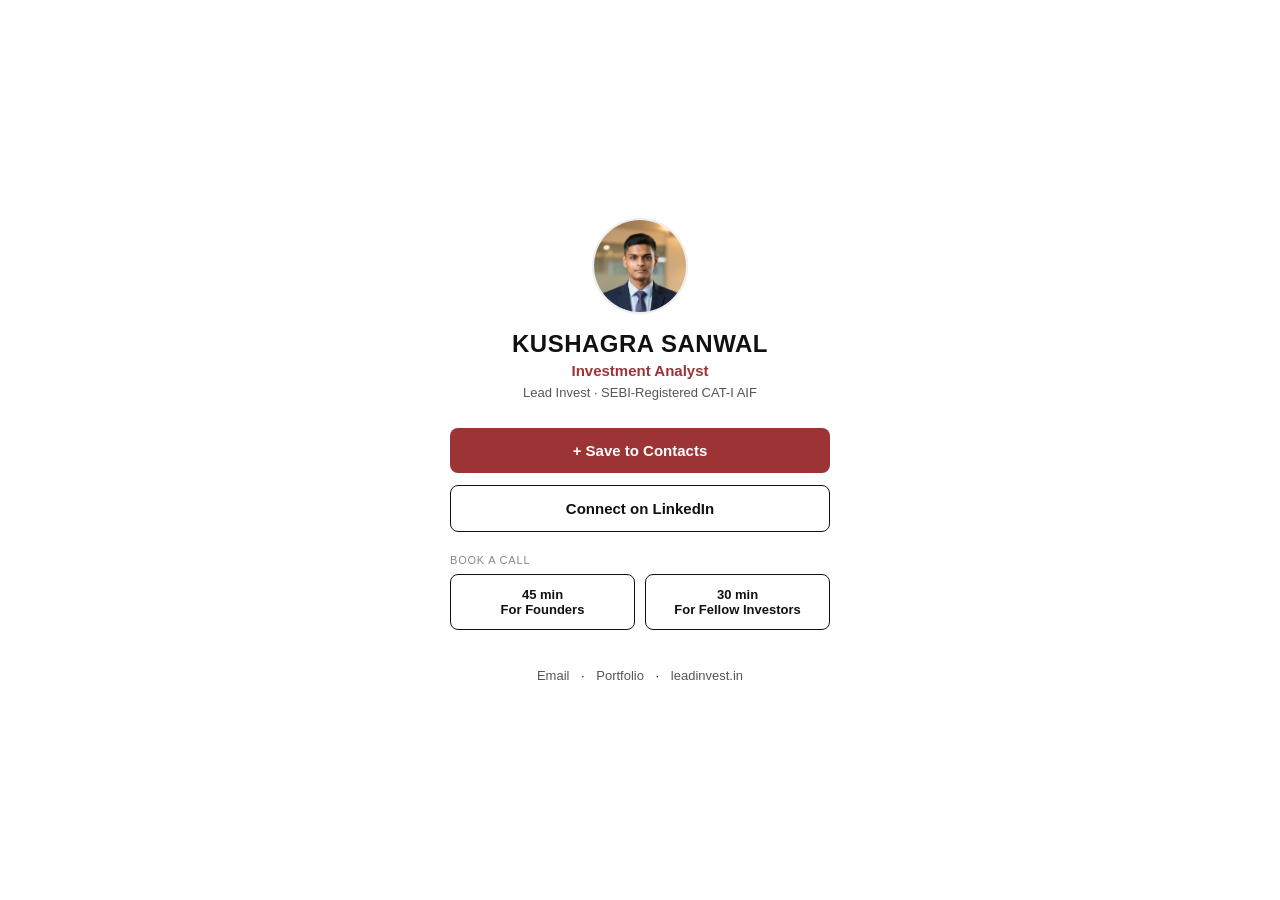
<file: static/contact/index.html>
<!DOCTYPE html>
<html lang="en">
<head>
<meta charset="UTF-8">
<meta name="viewport" content="width=device-width, initial-scale=1.0">
<title>Kushagra Sanwal — Contact</title>
<style>
  :root { --accent: #9C3335; }
  * { box-sizing: border-box; }
  body {
    margin: 0;
    font-family: Arial, Helvetica, sans-serif;
    background: #ffffff;
    color: #111111;
    display: flex;
    align-items: center;
    justify-content: center;
    min-height: 100vh;
    padding: 24px;
  }
  .avatar {
    display: block;
    width: 96px;
    height: 96px;
    border-radius: 50%;
    object-fit: cover;
    object-position: center 20%;
    margin: 0 auto 16px;
    border: 2px solid #eee;
  }
  .card {
    max-width: 380px;
    width: 100%;
    text-align: center;
  }
  h1 {
    font-size: 24px;
    font-weight: 700;
    margin: 0 0 4px;
    letter-spacing: 0.5px;
  }
  .title {
    color: var(--accent);
    font-weight: 600;
    font-size: 15px;
    margin: 0 0 6px;
  }
  .org {
    font-size: 13px;
    color: #555;
    margin: 0 0 28px;
  }
  a.btn {
    display: block;
    text-decoration: none;
    padding: 14px 20px;
    border-radius: 8px;
    font-size: 15px;
    font-weight: 600;
    margin-bottom: 12px;
    transition: opacity 0.15s ease;
  }
  a.btn:hover { opacity: 0.85; }
  .btn-primary {
    background: var(--accent);
    color: #ffffff;
  }
  .btn-secondary {
    background: #ffffff;
    color: #111111;
    border: 1.5px solid #111111;
  }
  .section-label {
    text-align: left;
    font-size: 11px;
    text-transform: uppercase;
    letter-spacing: 0.8px;
    color: #888;
    margin: 22px 0 8px;
  }
  .row {
    display: flex;
    gap: 10px;
  }
  .row a.btn {
    flex: 1;
    padding: 12px 8px;
    font-size: 13px;
  }
  .links {
    margin-top: 26px;
    font-size: 13px;
  }
  .links a {
    color: #555;
    text-decoration: none;
    margin: 0 8px;
  }
  .links a:hover { color: var(--accent); }
</style>
</head>
<body>
  <div class="card">
    <img class="avatar" src="avatar.png" alt="Kushagra Sanwal">
    <h1>KUSHAGRA SANWAL</h1>
    <p class="title">Investment Analyst</p>
    <p class="org">Lead Invest &middot; SEBI-Registered CAT-I AIF</p>

    <a class="btn btn-primary" href="kushagra.vcf" download>
      + Save to Contacts
    </a>

    <a class="btn btn-secondary" href="https://www.linkedin.com/in/kushagransanwal/" target="_blank" rel="noopener">
      Connect on LinkedIn
    </a>

    <p class="section-label">Book a call</p>
    <div class="row">
      <a class="btn btn-secondary" href="https://cal.com/kushagra-sanwal/founder-intro" target="_blank" rel="noopener">
        45 min<br>For Founders
      </a>
      <a class="btn btn-secondary" href="https://cal.com/kushagra-sanwal/fellow-investor-chat-lead-invest" target="_blank" rel="noopener">
        30 min<br>For Fellow Investors
      </a>
    </div>

    <div class="links">
      <a href="mailto:kushagra@leadinvest.in">Email</a>
      &middot;
      <a href="https://leadinvest.in/our-portfolio/" target="_blank" rel="noopener">Portfolio</a>
      &middot;
      <a href="https://www.leadinvest.in" target="_blank" rel="noopener">leadinvest.in</a>
    </div>
  </div>
</body>
</html>
</file>
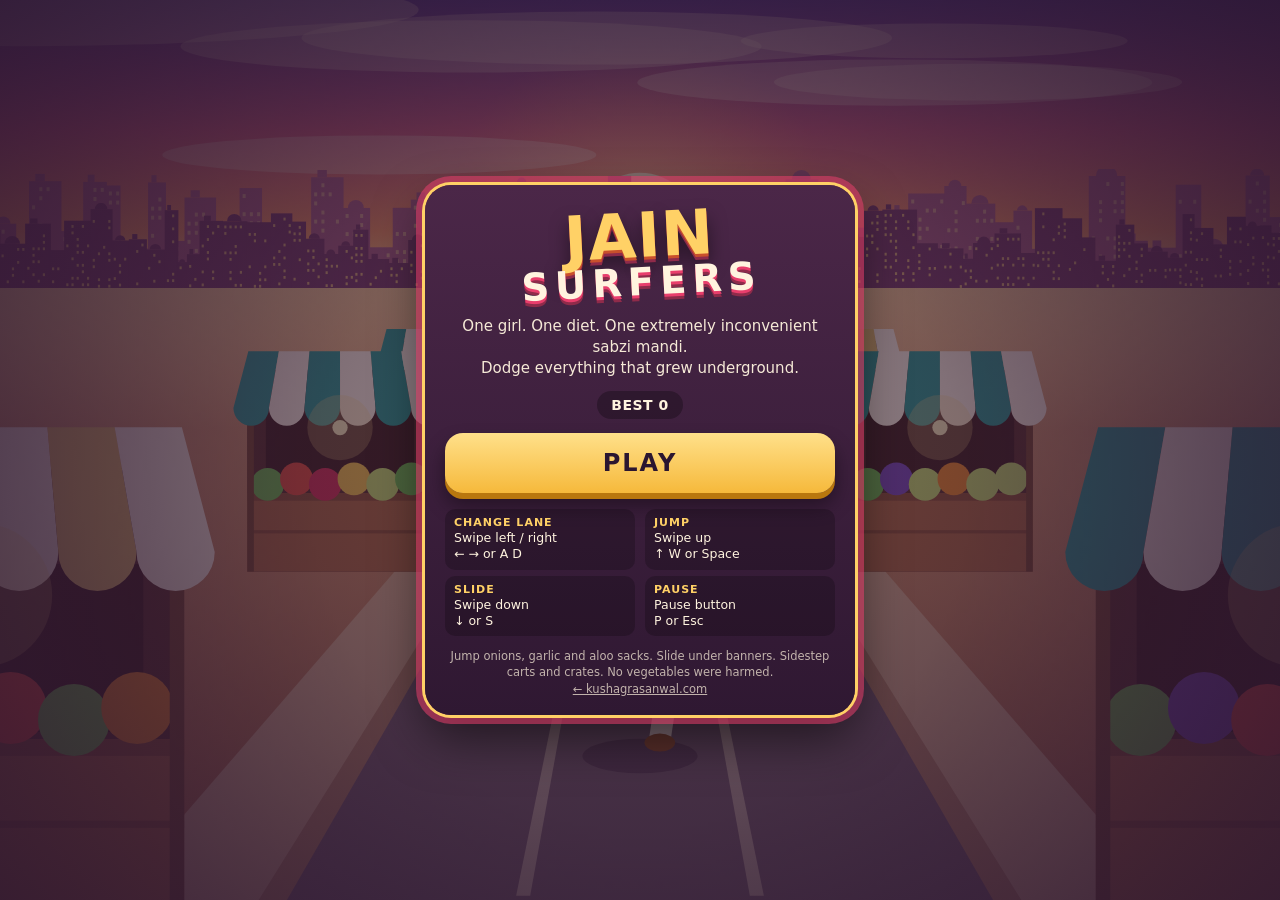
<file: static/jain-surfers/index.html>
<!DOCTYPE html>
<html lang="en">
<head>
<meta charset="utf-8">
<meta name="viewport" content="width=device-width,initial-scale=1,viewport-fit=cover,user-scalable=no">
<title>Jain Surfers</title>
<meta name="description" content="An endless runner through a chaotic sabzi mandi. Dodge the onions, potatoes, garlic, carrots and radishes.">
<meta name="theme-color" content="#3a1f3d">
<link rel="icon" href="data:image/svg+xml,%3Csvg xmlns='http://www.w3.org/2000/svg' viewBox='0 0 64 64'%3E%3Ccircle cx='32' cy='32' r='28' fill='%23f6b93b' stroke='%23b9770e' stroke-width='5'/%3E%3Ctext x='32' y='44' font-size='34' font-weight='700' text-anchor='middle' fill='%237a4a00' font-family='sans-serif'%3E%E2%82%B9%3C/text%3E%3C/svg%3E">
<style>
  :root{--ink:#2b1630;--cream:#fff4df;--pink:#e83e6c;--gold:#ffd166;--teal:#19b5a5;--plum:#3a1f3d}
  *{box-sizing:border-box;-webkit-tap-highlight-color:transparent}
  html,body{margin:0;height:100%;background:var(--plum);overflow:hidden;overscroll-behavior:none;
    font-family:"Trebuchet MS","Avenir Next","Segoe UI",system-ui,sans-serif;color:var(--cream);
    -webkit-user-select:none;user-select:none;-webkit-touch-callout:none;touch-action:manipulation}
  #wrap{position:fixed;inset:0;height:100dvh}
  canvas{display:block;width:100%;height:100%;touch-action:none}
  button{font:inherit;color:inherit;cursor:pointer;border:0}
  button:focus-visible,a:focus-visible{outline:3px solid var(--gold);outline-offset:3px}

  #hud{position:absolute;inset:0;pointer-events:none;padding:max(10px,env(safe-area-inset-top)) max(12px,env(safe-area-inset-right)) 0 max(12px,env(safe-area-inset-left));display:none}
  #hud.on{display:block}
  .hud-row{display:flex;justify-content:space-between;align-items:flex-start;gap:8px}
  .stats{display:flex;flex-direction:column;gap:4px}
  .score{font-size:30px;font-weight:800;line-height:1;letter-spacing:.5px;text-shadow:0 2px 0 var(--ink),0 0 12px rgba(0,0,0,.35);font-variant-numeric:tabular-nums}
  .sub{display:flex;gap:10px;font-size:14px;font-weight:700;text-shadow:0 1px 0 var(--ink);font-variant-numeric:tabular-nums}
  .coinchip{display:inline-flex;align-items:center;gap:5px;transition:transform .12s}
  .coinchip.pop{transform:scale(1.25)}
  .dot{width:14px;height:14px;border-radius:50%;background:radial-gradient(circle at 35% 30%,#fff3b0,#f6b93b 55%,#b9770e);display:inline-block}
  .btns{display:flex;gap:8px;pointer-events:auto}
  .ib{width:44px;height:44px;border-radius:14px;background:rgba(43,22,48,.72);display:grid;place-items:center;box-shadow:0 2px 0 rgba(0,0,0,.35),inset 0 0 0 2px rgba(255,244,223,.18)}
  .ib svg{width:22px;height:22px;fill:none;stroke:var(--cream);stroke-width:2.4;stroke-linecap:round;stroke-linejoin:round}
  #pows{margin-top:8px;display:flex;flex-direction:column;gap:5px;width:132px}
  .pow{display:none;background:rgba(43,22,48,.78);border-radius:10px;padding:5px 8px 6px;font-size:11px;font-weight:800;letter-spacing:1px;box-shadow:inset 0 0 0 2px var(--c)}
  .pow.on{display:block}
  .pow i{display:block;height:5px;border-radius:3px;background:var(--c);margin-top:4px;transform-origin:left;width:100%}

  .ov{position:absolute;inset:0;display:none;align-items:center;justify-content:center;padding:16px;
    background:radial-gradient(ellipse at center,rgba(43,22,48,.45),rgba(43,22,48,.86));overflow:auto}
  .ov.on{display:flex}
  .card{width:min(430px,100%);text-align:center;padding:22px 20px 18px;border-radius:26px;
    background:linear-gradient(180deg,#4b2748,#2f1832);box-shadow:0 0 0 3px var(--gold),0 0 0 9px rgba(232,62,108,.55),0 22px 50px rgba(0,0,0,.55)}
  h1{margin:0;font-size:clamp(40px,13vw,62px);line-height:.92;font-weight:900;letter-spacing:1px;transform:rotate(-3deg);
    color:var(--gold);text-shadow:0 3px 0 #c9502c,0 6px 0 #8f2b4a,0 10px 18px rgba(0,0,0,.5)}
  h1 span{display:block;color:var(--cream);font-size:.62em;letter-spacing:6px;text-shadow:0 3px 0 var(--pink),0 6px 0 #8f2b4a}
  h2{margin:0 0 6px;font-size:30px;font-weight:900;color:var(--gold);text-shadow:0 3px 0 #8f2b4a}
  .tag{margin:16px 0 12px;font-size:15px;line-height:1.4;opacity:.95}
  .best{display:inline-block;margin-bottom:14px;padding:6px 14px;border-radius:999px;background:rgba(0,0,0,.28);font-weight:800;font-size:14px;letter-spacing:.5px}
  .big{display:block;width:100%;padding:16px;border-radius:18px;font-size:24px;font-weight:900;letter-spacing:2px;color:var(--ink);
    background:linear-gradient(180deg,#ffe08a,#f6b93b);box-shadow:0 6px 0 #b9770e,0 12px 20px rgba(0,0,0,.4);transition:transform .06s,box-shadow .06s}
  .big:active{transform:translateY(4px);box-shadow:0 2px 0 #b9770e}
  .ghost{margin-top:14px;background:none;font-size:14px;font-weight:700;opacity:.85;text-decoration:underline;padding:8px}
  .ctrl{display:grid;grid-template-columns:1fr 1fr;gap:6px 10px;margin:16px 0 4px;font-size:12.5px;text-align:left}
  .ctrl div{background:rgba(0,0,0,.22);border-radius:10px;padding:7px 9px;line-height:1.3}
  .ctrl b{color:var(--gold);display:block;font-size:11px;letter-spacing:1px}
  .fine{margin:12px 0 0;font-size:11.5px;opacity:.7;line-height:1.4}
  .fine a{color:inherit}
  .mum{margin:2px 0 6px;font-size:17px;line-height:1.3;font-weight:800}
  .quip{margin:0 0 14px;font-size:14px;line-height:1.35;font-style:italic;opacity:.85}
  .res{display:grid;grid-template-columns:1fr 1fr;gap:8px;margin-bottom:16px}
  .res div{background:rgba(0,0,0,.25);border-radius:12px;padding:9px 6px;font-size:11px;font-weight:800;letter-spacing:1px;opacity:.95}
  .res strong{display:block;font-size:22px;color:var(--gold);letter-spacing:0;font-variant-numeric:tabular-nums}
  .newbest{display:none;margin:0 0 10px;font-weight:900;color:var(--teal);letter-spacing:2px;font-size:14px}
  .newbest.on{display:block}
  @media (max-height:520px){
    .card{padding:12px 16px;width:min(620px,100%)} h1{font-size:34px} .tag{margin:8px 0;font-size:13px}
    .ctrl{grid-template-columns:repeat(4,1fr);margin:8px 0 2px} .big{padding:10px;font-size:20px} .fine{display:none}
    .res{grid-template-columns:repeat(4,1fr);margin-bottom:10px} .quip{margin:0 0 8px;font-size:13px} .mum{font-size:15px;margin:0 0 3px} .best{margin-bottom:8px}
  }
</style>
</head>
<body>
<div id="wrap">
  <canvas id="game" aria-label="Jain Surfers game"></canvas>

  <div id="hud">
    <div class="hud-row">
      <div class="stats">
        <div class="score" id="hScore">0</div>
        <div class="sub"><span class="coinchip" id="hCoinChip"><span class="dot"></span><span id="hCoins">0</span></span><span id="hDist">0 m</span></div>
        <div id="pows">
          <div class="pow" id="pwMagnet" style="--c:#ff5d5d">MAGNET<i></i></div>
          <div class="pow" id="pwShield" style="--c:#59c3ff">SHIELD<i></i></div>
          <div class="pow" id="pwChai" style="--c:#ffd166">CHAI BOOST<i></i></div>
        </div>
      </div>
      <div class="btns">
        <button class="ib" id="bMute" aria-label="Toggle sound"></button>
        <button class="ib" id="bPause" aria-label="Pause"><svg viewBox="0 0 24 24"><path d="M8 5v14M16 5v14"/></svg></button>
      </div>
    </div>
  </div>

  <div class="ov on" id="ovStart">
    <div class="card">
      <h1>JAIN<span>SURFERS</span></h1>
      <p class="tag">One girl. One diet. One extremely inconvenient sabzi mandi.<br>Dodge everything that grew underground.</p>
      <div class="best">BEST <span id="sBest">0</span></div>
      <button class="big" id="bPlay">PLAY</button>
      <div class="ctrl">
        <div><b>CHANGE LANE</b>Swipe left / right<br>&larr; &rarr; or A D</div>
        <div><b>JUMP</b>Swipe up<br>&uarr; W or Space</div>
        <div><b>SLIDE</b>Swipe down<br>&darr; or S</div>
        <div><b>PAUSE</b>Pause button<br>P or Esc</div>
      </div>
      <p class="fine">Jump onions, garlic and aloo sacks. Slide under banners. Sidestep carts and crates. No vegetables were harmed.<br><a href="../">&larr; kushagrasanwal.com</a></p>
    </div>
  </div>

  <div class="ov" id="ovPause">
    <div class="card">
      <h2>Paused</h2>
      <p class="tag">The onions are waiting politely.</p>
      <button class="big" id="bResume">RESUME</button>
      <button class="ghost" id="bQuit">Quit to menu</button>
    </div>
  </div>

  <div class="ov" id="ovOver">
    <div class="card">
      <h2 id="oTitle">Caught!</h2>
      <p class="mum">Mummy caught you. Sabzi shopping continues.</p>
      <p class="quip" id="oQuip"></p>
      <p class="newbest" id="oNew">NEW BEST</p>
      <div class="res">
        <div>SCORE<strong id="oScore">0</strong></div>
        <div>DISTANCE<strong id="oDist">0 m</strong></div>
        <div>COINS<strong id="oCoins">0</strong></div>
        <div>BEST<strong id="oBest">0</strong></div>
      </div>
      <button class="big" id="bAgain">PLAY AGAIN</button>
      <button class="ghost" id="bMenu">Menu</button>
    </div>
  </div>
</div>

<script>
(() => {
'use strict';
const $ = id => document.getElementById(id);
const cv = $('game'), ctx = cv.getContext('2d', { alpha: false });
const clamp = (v, a, b) => v < a ? a : v > b ? b : v;
const rnd = (a, b) => a + Math.random() * (b - a);
const pick = a => a[(Math.random() * a.length) | 0];

/* ---------- storage: localStorage with in-memory fallback ---------- */
const mem = {};
const store = {
  get(k) { try { const v = localStorage.getItem(k); if (v !== null) return v; } catch (e) {} return k in mem ? mem[k] : null; },
  set(k, v) { mem[k] = String(v); try { localStorage.setItem(k, String(v)); } catch (e) {} }
};
const K_BEST = 'jainSurfers.best', K_MUTE = 'jainSurfers.muted';

/* ---------- tuning ---------- */
const F = 5, ZFAR = 64, LANES = [-1, 0, 1];
const SPEED0 = 9, SPEED1 = 20, RAMP = 2600;          // units/s, distance to reach cap
const GAP0 = 1.5, GAP1 = 0.8;                         // seconds between obstacle rows
const JV = 7.5, GRAV = 24, SLIDE_T = 0.7;
const HIT_X = 0.45, HIT_Z = 0.3, CLEAR_Y = 0.35;
const T_MAGNET = 8, T_CHAI = 5;
const SP = 4.5;                                       // scenery slot spacing

/* ---------- state ---------- */
const G = { mode: 'menu', dist: 0, speed: SPEED0, coins: 0, score: 0, time: 0, best: +(store.get(K_BEST) || 0) || 0,
  lastRowD: 0, rowN: 0, safe: 1, nextPowD: 0, shake: 0, dieT: 0, killer: '', rows: [], flash: 0 };
const P = { lane: 1, x: 0, y: 0, vy: 0, slide: 0, runPh: 0, grace: 0, jumpBuf: 0, slideQ: false, fast: false,
  lean: 0, magnet: 0, chai: 0, shield: false };

// Mum: a purely visual chaser. No hitbox, no lives, no effect on scoring or collisions.
const M = { mode: 'idle', t: 0, r: 0, side: -1, off: -1.4, next: 10, ph: 0, vis: false, said: false, x0: 0, y0: 0, x1: 0, y1: 0 };
function resetMum() { M.mode = 'idle'; M.t = 0; M.r = 0; M.side = -1; M.off = -1.4; M.next = rnd(8, 12); M.ph = 0; M.vis = false; M.said = false; }
function mumEvent(m) { M.mode = m; M.t = 0; }
function stepMum(dt) {
  M.t += dt;
  if (M.mode === 'catch') { if (!M.said && M.t > 0.6) { M.said = true; sfx.caught(); } return; }
  M.ph += dt * 9;
  // she only switches sides while out of view, so she never crosses behind the runner
  if (M.r < 0.04 && M.mode !== 'intro') { if (P.lane === 0) M.side = 1; else if (P.lane === 2) M.side = -1; }
  const want = M.side * (M.mode === 'intro' ? 1.4 : 0.95);
  M.off += (want - M.off) * (1 - Math.exp(-dt * 5));
  let target = 0;
  if (M.mode === 'intro') { if (M.t > 1.9) { M.mode = 'idle'; M.next = rnd(8, 12); } }
  else if (M.mode === 'catchup') { target = M.t < 1.0 ? 1 : 0; if (M.t > 1.7) { M.mode = 'idle'; M.next = rnd(8, 13); } }
  else if (M.mode === 'glimpse') { target = M.t < 1.8 ? 0.62 : 0; if (M.t > 2.6) { M.mode = 'idle'; M.next = rnd(9, 16); } }
  else { M.next -= dt; if (M.next <= 0) mumEvent('glimpse'); }
  M.r += (target - M.r) * (1 - Math.exp(-dt * (target > M.r ? 9 : 4.5)));
}

const mkPool = (n, f) => Array.from({ length: n }, f);
const obs = mkPool(48, () => ({ on: false, kind: '', cls: '', x: 0, d: 0, hw: 0, spin: 0, v: 0, fly: false, vx: 0, vy: 0, y: 0, t: 0, txt: '' }));
const coins = mkPool(96, () => ({ on: false, x: 0, y: 0, d: 0, ph: 0 }));
const pows = mkPool(4, () => ({ on: false, x: 0, d: 0, kind: '' }));
const parts = mkPool(140, () => ({ on: false, x: 0, y: 0, vx: 0, vy: 0, t: 0, life: 0, c: '', r: 0 }));
const alloc = pool => { for (let i = 0; i < pool.length; i++) if (!pool[i].on) { pool[i].on = true; return pool[i]; } return null; };
const clearPool = pool => { for (let i = 0; i < pool.length; i++) pool[i].on = false; };

/* ---------- view / projection ---------- */
let W = 0, H = 0, DPR = 1, U = 100, horY = 0, gndY = 0, cx = 0, camX = 0;
let skyC, farC, nearC, vigC, groundGrad, hazeGrad, dirty = true;
let PX = 0, PY = 0, PS = 1;
function pj(x, y, z) { PS = F / (F + z); PX = cx + (x - camX) * U * PS; PY = horY + (gndY - horY) * PS - y * U * PS; }

function mulberry(a) { return () => { a |= 0; a = a + 0x6D2B79F5 | 0; let t = Math.imul(a ^ a >>> 15, 1 | a); t = t + Math.imul(t ^ t >>> 7, 61 | t) ^ t; return ((t ^ t >>> 14) >>> 0) / 4294967296; }; }
function hash(n) { let x = Math.imul(n ^ 0x9e3779b9, 0x85ebca6b); x ^= x >>> 13; x = Math.imul(x, 0xc2b2ae35); return (x ^ (x >>> 16)) >>> 0; }

function skyline(w, h, seed, col, win) {
  const c = document.createElement('canvas'); c.width = Math.max(2, w | 0); c.height = Math.max(2, h | 0);
  const g = c.getContext('2d'), r = mulberry(seed); let x = 0;
  while (x < w) {
    const bw = (0.05 + r() * 0.09) * h * 2.2, bh = (0.3 + r() * 0.65) * h;
    g.fillStyle = col; g.fillRect(x, h - bh, bw + 1, bh);
    const t = r();
    if (t < 0.25) { g.beginPath(); g.arc(x + bw / 2, h - bh, bw * 0.3, Math.PI, 0); g.fill(); }
    else if (t < 0.5) g.fillRect(x + bw * 0.2, h - bh - h * 0.06, bw * 0.3, h * 0.06);
    g.fillStyle = win;
    const ws = Math.max(2, h * 0.025);
    for (let wy = h - bh + ws * 2; wy < h - ws * 2; wy += ws * 3)
      for (let wx = x + ws; wx < x + bw - ws; wx += ws * 2.4) if (r() < 0.35) g.fillRect(wx, wy, ws, ws * 1.3);
    x += bw;
  }
  return c;
}

function resize() {
  DPR = Math.min(window.devicePixelRatio || 1, 2);
  W = Math.max(200, window.innerWidth); H = Math.max(200, window.innerHeight);
  cv.width = Math.round(W * DPR); cv.height = Math.round(H * DPR);
  U = Math.min(W * 0.28, H * 0.2); horY = H * 0.32; gndY = H * 0.84; cx = W / 2;   // camera sits high enough to see over her head

  skyC = document.createElement('canvas'); skyC.width = Math.ceil(W); skyC.height = Math.ceil(horY + 2);
  let g = skyC.getContext('2d');
  let gr = g.createLinearGradient(0, 0, 0, horY);
  gr.addColorStop(0, '#5a3f93'); gr.addColorStop(0.45, '#d8627c'); gr.addColorStop(0.8, '#ff9d5c'); gr.addColorStop(1, '#ffd98e');
  g.fillStyle = gr; g.fillRect(0, 0, W, horY + 2);
  const sx = W * 0.5, sy = horY * 0.8, sr = Math.min(W, horY) * 0.2;
  gr = g.createRadialGradient(sx, sy, sr * 0.3, sx, sy, sr * 3.4);
  gr.addColorStop(0, 'rgba(255,240,190,.9)'); gr.addColorStop(0.25, 'rgba(255,200,120,.45)'); gr.addColorStop(1, 'rgba(255,170,90,0)');
  g.fillStyle = gr; g.fillRect(0, 0, W, horY + 2);
  g.fillStyle = '#fff3c4'; g.beginPath(); g.arc(sx, sy, sr, 0, 7); g.fill();
  g.fillStyle = 'rgba(255,235,210,.35)';
  const r = mulberry(7);
  for (let i = 0; i < 7; i++) { const x = r() * W, y = r() * horY * 0.55, w = (0.12 + r() * 0.2) * W; g.beginPath(); g.ellipse(x, y, w, w * 0.09, 0, 0, 7); g.fill(); }

  farC = skyline(W * 1.4, horY * 0.42, 11, '#b26484', 'rgba(255,225,150,.55)');
  nearC = skyline(W * 1.6, horY * 0.3, 29, '#7c3e66', 'rgba(255,214,120,.8)');

  groundGrad = ctx.createLinearGradient(0, horY, 0, H);
  groundGrad.addColorStop(0, '#e2a877'); groundGrad.addColorStop(1, '#a9643f');
  hazeGrad = ctx.createLinearGradient(0, horY, 0, horY + (gndY - horY) * 0.3);
  hazeGrad.addColorStop(0, 'rgba(255,214,150,.85)'); hazeGrad.addColorStop(1, 'rgba(255,214,150,0)');

  vigC = document.createElement('canvas'); vigC.width = Math.ceil(W / 4); vigC.height = Math.ceil(H / 4);
  g = vigC.getContext('2d');
  gr = g.createRadialGradient(vigC.width / 2, vigC.height * 0.55, Math.min(vigC.width, vigC.height) * 0.35, vigC.width / 2, vigC.height * 0.55, Math.max(vigC.width, vigC.height) * 0.75);
  gr.addColorStop(0, 'rgba(60,20,50,0)'); gr.addColorStop(1, 'rgba(45,12,45,.55)');
  g.fillStyle = gr; g.fillRect(0, 0, vigC.width, vigC.height);
  dirty = true;
}

/* ---------- audio (procedural, starts only after interaction) ---------- */
const A = { ctx: null, master: null, noise: null, muted: store.get(K_MUTE) === '1', next: 0, step: 0 };
function initAudio() {
  if (A.ctx) { if (A.ctx.state === 'suspended') A.ctx.resume().catch(() => {}); return; }
  try {
    const AC = window.AudioContext || window.webkitAudioContext; if (!AC) return;
    A.ctx = new AC(); A.master = A.ctx.createGain(); A.master.gain.value = A.muted ? 0 : 0.5; A.master.connect(A.ctx.destination);
    const b = A.ctx.createBuffer(1, A.ctx.sampleRate * 0.5, A.ctx.sampleRate), d = b.getChannelData(0);
    for (let i = 0; i < d.length; i++) d[i] = Math.random() * 2 - 1;
    A.noise = b; A.next = A.ctx.currentTime + 0.1;
  } catch (e) { A.ctx = null; }
}
function tone(f, dur, type, vol, f2, when) {
  if (!A.ctx || A.muted) return;
  const t = (when || A.ctx.currentTime), o = A.ctx.createOscillator(), g = A.ctx.createGain();
  o.type = type; o.frequency.setValueAtTime(f, t); if (f2) o.frequency.exponentialRampToValueAtTime(f2, t + dur);
  g.gain.setValueAtTime(vol, t); g.gain.exponentialRampToValueAtTime(0.0001, t + dur);
  o.connect(g); g.connect(A.master); o.start(t); o.stop(t + dur + 0.02);
}
function hiss(dur, vol, freq, when) {
  if (!A.ctx || A.muted || !A.noise) return;
  const t = (when || A.ctx.currentTime), s = A.ctx.createBufferSource(), f = A.ctx.createBiquadFilter(), g = A.ctx.createGain();
  s.buffer = A.noise; f.type = 'highpass'; f.frequency.value = freq;
  g.gain.setValueAtTime(vol, t); g.gain.exponentialRampToValueAtTime(0.0001, t + dur);
  s.connect(f); f.connect(g); g.connect(A.master); s.start(t); s.stop(t + dur + 0.02);
}
const sfx = {
  coin() { tone(988, 0.07, 'square', 0.1); if (A.ctx) tone(1319, 0.12, 'square', 0.1, 0, A.ctx.currentTime + 0.06); },
  jump() { tone(280, 0.18, 'triangle', 0.25, 620); },
  slide() { hiss(0.22, 0.2, 1200); },
  lane() { tone(200, 0.06, 'sine', 0.15, 260); },
  pow() { if (!A.ctx) return; const t = A.ctx.currentTime; [523, 659, 784, 1047].forEach((f, i) => tone(f, 0.14, 'triangle', 0.22, 0, t + i * 0.07)); },
  pop() { tone(700, 0.2, 'sine', 0.3, 180); hiss(0.15, 0.2, 2500); },
  bonk() { tone(160, 0.12, 'square', 0.18, 90); },
  hit() { tone(240, 0.5, 'sawtooth', 0.3, 50); hiss(0.3, 0.3, 500); },
  caught() { if (!A.ctx) return; const t = A.ctx.currentTime; tone(523, 0.16, 'triangle', 0.2, 0, t); tone(392, 0.26, 'triangle', 0.2, 0, t + 0.15); }
};
const BASS = [0, 0, 7, 0, 5, 0, 7, 10, 0, 0, 7, 0, 3, 5, 7, 12];
function beat() {
  if (!A.ctx || A.muted || A.ctx.state !== 'running') { if (A.ctx) A.next = A.ctx.currentTime + 0.05; return; }
  const spb = 60 / (112 + (G.speed - SPEED0) * 3) / 4;
  if (A.next < A.ctx.currentTime) A.next = A.ctx.currentTime + 0.02;
  while (A.next < A.ctx.currentTime + 0.12) {
    const s = A.step++ & 15, t = A.next;
    if (s % 4 === 0) tone(130, 0.16, 'sine', 0.42, 45, t);
    if (s % 2 === 1) hiss(0.03, 0.07, 6000, t);
    if (s === 4 || s === 12) hiss(0.09, 0.12, 1800, t);
    if (s === 6 || s === 11 || s === 14) tone(330, 0.1, 'sine', 0.14, 200, t);
    if (s % 2 === 0) tone(73.4 * Math.pow(2, BASS[s] / 12), spb * 1.7, 'triangle', 0.16, 0, t);
    A.next += spb;
  }
}
const ICON_ON = '<svg viewBox="0 0 24 24"><path d="M4 9v6h4l5 4V5L8 9H4zM16.5 8.5a5 5 0 010 7M19 6a8.5 8.5 0 010 12"/></svg>';
const ICON_OFF = '<svg viewBox="0 0 24 24"><path d="M4 9v6h4l5 4V5L8 9H4zM17 9l5 6M22 9l-5 6"/></svg>';
function setMute(m) {
  A.muted = m; store.set(K_MUTE, m ? '1' : '0');
  if (A.master && A.ctx) A.master.gain.setTargetAtTime(m ? 0 : 0.5, A.ctx.currentTime, 0.02);
  $('bMute').innerHTML = m ? ICON_OFF : ICON_ON; $('bMute').setAttribute('aria-pressed', m ? 'true' : 'false');
}

/* ---------- spawning: every row is built around a guaranteed safe path ---------- */
const LOW = ['onion', 'garlic', 'sack'], TALL = ['cart', 'crate'];
const BAN_S = ['ALOO', 'PYAAZ', 'LEHSUN', 'GAJAR', 'MOOLI'];
const BAN_W = ['MEGA PYAAZ MELA', 'ALOO BONANZA TODAY', 'GRAND LEHSUN FESTIVAL', 'ROOT VEG CARNIVAL', 'GAJAR MOOLI DHAMAKA'];
const easeD = D => { const t = clamp(D / RAMP, 0, 1); return t * (2 - t); };
const speedAt = D => SPEED0 + (SPEED1 - SPEED0) * easeD(D);

function addOb(cls, lane, D) {
  const o = alloc(obs); if (!o) return;
  o.cls = cls; o.d = D; o.fly = false; o.y = 0; o.t = 0; o.spin = Math.random() * 6; o.v = (Math.random() * 4) | 0;
  if (cls === 'wide') { o.kind = 'banner'; o.x = 0; o.hw = 1.55; o.txt = pick(BAN_W); }
  else {
    o.x = LANES[lane];
    if (cls === 'low') { o.kind = pick(LOW); o.hw = 0.36; }
    else if (cls === 'tall') { o.kind = pick(TALL); o.hw = 0.42; }
    else { o.kind = 'banner'; o.hw = 0.48; o.txt = pick(BAN_S); }
  }
}
function addCoin(lane, D, y) { const c = alloc(coins); if (!c) return; c.x = LANES[lane]; c.d = D; c.y = y; c.ph = D * 0.9; }

function genRow() {
  const prevD = G.lastRowD, v = speedAt(prevD), e = easeD(prevD);
  const tGap = GAP0 + (GAP1 - GAP0) * e;
  const gap = v * tGap * rnd(1, 1.22), D = prevD + gap;
  const n = G.rowN++;
  let act = 'none', safe = G.safe;
  const r = Math.random();

  if (n >= 6 && r < 0.09 + 0.05 * e) { addOb('wide', 1, D); act = 'slide'; }
  else if (n >= 10 && r < 0.17 + 0.09 * e) { for (let l = 0; l < 3; l++) addOb('low', l, D); act = 'jump'; }
  else {
    // the safe lane drifts at most one lane per row, so it is always reachable in time
    const step = Math.random() < 0.55 ? (Math.random() < 0.5 ? -1 : 1) : 0;
    safe = clamp(G.safe + step, 0, 2);
    if (n < 4) {                                   // gentle opening: one low obstacle, nothing else
      const l = pick([0, 1, 2].filter(q => q !== safe)); addOb('low', l, D);
    } else {
      let any = false;
      const sr = Math.random();
      if (sr < 0.2 + 0.12 * e) { addOb('low', safe, D); act = 'jump'; any = true; }
      else if (sr < 0.3 + 0.2 * e) { addOb('ban', safe, D); act = 'slide'; any = true; }
      const pBlock = 0.4 + 0.45 * e;
      for (let l = 0; l < 3; l++) {
        if (l === safe) continue;
        if (Math.random() < pBlock) { const t = Math.random(); addOb(t < 0.5 ? 'tall' : t < 0.8 ? 'low' : 'ban', l, D); any = true; }
      }
      if (!any) addOb(Math.random() < 0.5 ? 'tall' : 'low', pick([0, 1, 2].filter(q => q !== safe)), D);
    }
  }

  // rewards sit in the empty stretch before the row, along the safe path
  if (D >= G.nextPowD && n > 5) {
    const p = alloc(pows);
    if (p) { p.x = LANES[safe]; p.d = D - gap * 0.5; p.kind = pick(['magnet', 'shield', 'chai']); if (p.kind === 'shield' && P.shield) p.kind = 'magnet'; }
    G.nextPowD = D + v * rnd(15, 22);
  } else if (Math.random() < 0.72) {
    for (let i = 0; i < 5; i++) addCoin(safe, D - gap * (0.75 - i * 0.1), 0.45);
  }
  if (act === 'jump' && Math.random() < 0.6) {      // arc of coins over a jumpable obstacle
    for (let k = -2; k <= 2; k++) addCoin(safe, D + k * v * 0.1, 0.5 + 0.85 * (1 - k * k / 4));
  }
  G.safe = safe; G.lastRowD = D;
  G.rows.push({ d: D, safe, act }); if (G.rows.length > 24) G.rows.shift();
}

/* ---------- game flow ---------- */
function reset() {
  G.dist = 0; G.speed = SPEED0; G.coins = 0; G.score = 0; G.time = 0; G.lastRowD = 34; G.rowN = 0; G.safe = 1;
  G.nextPowD = 150; G.shake = 0; G.dieT = 0; G.killer = ''; G.rows.length = 0; G.flash = 0;
  P.lane = 1; P.x = 0; P.y = 0; P.vy = 0; P.slide = 0; P.grace = 0; P.jumpBuf = 0; P.slideQ = false; P.fast = false;
  P.magnet = 0; P.chai = 0; P.shield = false; camX = 0;
  clearPool(obs); clearPool(coins); clearPool(pows); clearPool(parts); resetMum();
}
function show(id) { ['ovStart', 'ovPause', 'ovOver'].forEach(o => $(o).classList.toggle('on', o === id)); }
function start() {
  initAudio(); reset(); mumEvent('intro'); G.mode = 'play'; show(''); $('hud').classList.add('on'); hudT = 0; updateHud(true); last = 0;
}
function pause() {
  if (G.mode !== 'play') return;
  G.mode = 'pause'; show('ovPause'); dirty = true;
  if (A.ctx && A.ctx.state === 'running') A.ctx.suspend().catch(() => {});
  $('bResume').focus({ preventScroll: true });
}
function resume() {
  if (G.mode !== 'pause') return;
  G.mode = 'play'; show(''); last = 0; if (A.ctx) A.ctx.resume().catch(() => {});
}
function toMenu() {
  reset(); G.mode = 'menu'; show('ovStart'); $('hud').classList.remove('on'); $('sBest').textContent = G.best; last = 0;
  if (A.ctx && A.ctx.state === 'suspended') A.ctx.resume().catch(() => {});
}
const QUIPS = {
  onion: ['An onion rolled into your life uninvited. Classic onion.', 'So many layers. None of them on the menu.', 'The onion made you cry before anyone even cut it.'],
  garlic: ['That was a lot of lehsun for someone avoiding lehsun.', 'Garlic: strong enough to stop a girl mid-sprint.', 'The garlic saw you coming from three stalls away.'],
  sack: ['Ambushed by aloo. The sack did not even apologise.', 'Officially couch-potatoed.', 'Fifty kilos of potatoes, zero kilos of mercy.'],
  cart: ['A whole thela of carrots and radishes. Subtle, universe.', 'Rooted to the spot by root vegetables.', 'The cart had right of way. And gajar. So much gajar.'],
  crate: ['Crate expectations, dashed.', 'Stacked crates of mooli: 1. You: 0.', 'You found the root of the problem. It was in a crate.'],
  banner: ['You read the banner a little too closely.', 'Should have ducked the discount.', 'The sale was on onions. The banner was on you.']
};
function gameOver() {
  const best = G.score > G.best;
  if (best) { G.best = G.score; store.set(K_BEST, G.best); }
  G.mode = 'over';
  $('oQuip').textContent = pick(QUIPS[G.killer] || QUIPS.onion);
  $('oScore').textContent = G.score; $('oDist').textContent = Math.floor(G.dist) + ' m'; $('oCoins').textContent = G.coins; $('oBest').textContent = G.best;
  $('oNew').classList.toggle('on', best);
  $('hud').classList.remove('on'); show('ovOver'); dirty = true;
  $('bAgain').focus({ preventScroll: true });
}

/* ---------- input ---------- */
function act(a) {
  if (G.mode !== 'play') return;
  if (a === 'left' || a === 'right') {
    const nl = clamp(P.lane + (a === 'left' ? -1 : 1), 0, 2);
    if (nl !== P.lane) { P.lane = nl; sfx.lane(); }
  } else if (a === 'up') {
    if (P.y <= 0) { P.slide = 0; P.vy = JV; P.y = 0.001; P.fast = false; P.slideQ = false; sfx.jump(); }
    else P.jumpBuf = 0.14;
  } else if (a === 'down') {
    if (P.y > 0) { P.fast = true; P.slideQ = true; P.jumpBuf = 0; }
    else { P.slide = SLIDE_T; sfx.slide(); }
  }
}
const KEYS = { ArrowLeft: 'left', KeyA: 'left', ArrowRight: 'right', KeyD: 'right', ArrowUp: 'up', KeyW: 'up', Space: 'up', ArrowDown: 'down', KeyS: 'down' };
window.addEventListener('keydown', e => {
  if (e.metaKey || e.ctrlKey || e.altKey) return;
  const k = KEYS[e.code];
  if (G.mode === 'play') {
    if (k) { e.preventDefault(); if (!e.repeat) act(k); }
    else if (e.code === 'KeyP' || e.code === 'Escape') { e.preventDefault(); pause(); }
    else if (e.code === 'KeyM') setMute(!A.muted);
  } else if ((e.code === 'KeyP' || e.code === 'Escape') && G.mode === 'pause') { e.preventDefault(); resume(); return; }
  const onBtn = document.activeElement && document.activeElement.tagName === 'BUTTON';
  if ((e.code === 'Enter' || e.code === 'Space') && onBtn) return;   // let the focused button handle it
  if (k && G.mode !== 'play') e.preventDefault();                    // no page scroll from arrow keys / space on menus
  if (e.code === 'Enter') { if (G.mode === 'menu' || G.mode === 'over') start(); else if (G.mode === 'pause') resume(); }
});
let tId = null, tx = 0, ty = 0, tLast = '', hLock = false;
cv.addEventListener('pointerdown', e => { tId = e.pointerId; tLast = ''; hLock = false; tx = e.clientX; ty = e.clientY; try { cv.setPointerCapture(e.pointerId); } catch (_) {} e.preventDefault(); });
cv.addEventListener('pointermove', e => {
  if (e.pointerId !== tId) return; e.preventDefault();
  const dx = e.clientX - tx, dy = e.clientY - ty, th = Math.max(22, Math.min(W, H) * 0.045);
  if (Math.abs(dx) < th && Math.abs(dy) < th) return;
  if (Math.abs(dx) > Math.abs(dy)) {
    // a gesture changes lane at most once, however long it is; the lock clears when the finger lifts
    if (!hLock) { hLock = true; act(dx > 0 ? 'right' : 'left'); }
    tx = e.clientX; ty = e.clientY; return;
  }
  const a = dy > 0 ? 'down' : 'up';
  // a repeat of the same vertical action needs a clearly longer drag
  if (a === tLast && Math.abs(dy) < th * 4) return;
  act(a); tLast = a;
  tx = e.clientX; ty = e.clientY;                           // re-anchor so a change of direction chains without lifting
});
const tEnd = e => { if (e.pointerId === tId) { tId = null; hLock = false; tLast = ''; } };
cv.addEventListener('pointerup', tEnd); cv.addEventListener('pointercancel', tEnd);
cv.addEventListener('touchmove', e => e.preventDefault(), { passive: false });
cv.addEventListener('contextmenu', e => e.preventDefault());

$('bPlay').onclick = start; $('bAgain').onclick = start; $('bResume').onclick = resume;
$('bQuit').onclick = toMenu; $('bMenu').onclick = toMenu; $('bPause').onclick = pause;
$('bMute').onclick = () => { initAudio(); setMute(!A.muted); };
document.addEventListener('visibilitychange', () => { if (document.hidden) pause(); });
window.addEventListener('blur', pause);
window.addEventListener('resize', resize);
window.addEventListener('orientationchange', () => setTimeout(resize, 120));

/* ---------- simulation ---------- */
function burst(x, y, n, c, sp) {
  for (let i = 0; i < n; i++) {
    const p = alloc(parts); if (!p) return;
    const a = Math.random() * 6.283, s = sp * (0.4 + Math.random() * 0.8);
    p.x = x; p.y = y; p.vx = Math.cos(a) * s; p.vy = Math.sin(a) * s - sp * 0.4; p.t = 0; p.life = 0.35 + Math.random() * 0.3; p.c = c; p.r = 2 + Math.random() * 3;
  }
}
function knock(o) { o.fly = true; o.vx = (o.x >= P.x ? 1 : -1) * rnd(4, 7); o.vy = rnd(6, 9); o.t = 0; }

function step(dt) {
  P.runPh += dt * (G.mode === 'menu' ? 9 : 7 + G.speed * 0.45);
  for (let i = 0; i < parts.length; i++) { const p = parts[i]; if (!p.on) continue; p.t += dt; if (p.t >= p.life) { p.on = false; continue; } p.x += p.vx * dt; p.y += p.vy * dt; p.vy += 900 * dt; }
  if (G.shake > 0) G.shake = Math.max(0, G.shake - dt * 2.5);
  if (G.flash > 0) G.flash = Math.max(0, G.flash - dt * 3);

  if (G.mode === 'menu') { G.dist += 5 * dt; camX += (0 - camX) * 0.1; return; }
  if (G.mode === 'dying') {
    G.dieT += dt; G.speed = 0;
    P.y = Math.max(0, P.y - dt * 4); P.slide = 0; P.lean *= Math.pow(0.01, dt); stepMum(dt);
    for (let i = 0; i < obs.length; i++) { const o = obs[i]; if (o.on && o.fly) flyOb(o, dt); }
    if (G.dieT > 1.35) gameOver();
    return;
  }
  if (G.mode !== 'play') return;

  G.time += dt;
  G.speed = speedAt(G.dist);
  G.dist += G.speed * dt;

  // player
  P.x += (LANES[P.lane] - P.x) * (1 - Math.exp(-dt * 22));
  P.lean = clamp(LANES[P.lane] - P.x, -1, 1);
  camX = P.x * 0.45;
  if (P.jumpBuf > 0) P.jumpBuf -= dt;
  if (P.y > 0) {
    P.vy -= GRAV * (P.fast ? 3 : 1) * dt; P.y += P.vy * dt;
    if (P.y <= 0) {
      P.y = 0; P.vy = 0; P.fast = false;
      if (P.slideQ) { P.slideQ = false; P.slide = SLIDE_T; sfx.slide(); }
      else if (P.jumpBuf > 0) { P.jumpBuf = 0; P.vy = JV; P.y = 0.001; sfx.jump(); }
    }
  } else if (P.slide > 0) P.slide -= dt;
  if (P.grace > 0) P.grace -= dt;
  if (P.magnet > 0) P.magnet -= dt;
  if (P.chai > 0) { P.chai -= dt; if (P.chai <= 0) P.grace = Math.max(P.grace, 0.8); }   // never drop invincibility while inside an obstacle
  const ducked = P.slide > 0 && P.y <= 0;
  stepMum(dt);

  while (G.lastRowD < G.dist + ZFAR) genRow();

  // obstacles
  for (let i = 0; i < obs.length; i++) {
    const o = obs[i]; if (!o.on) continue;
    if (o.fly) { flyOb(o, dt); continue; }
    const z = o.d - G.dist;
    if (z < -3.2) { o.on = false; continue; }
    if (o.kind === 'onion') o.spin += dt * G.speed * 0.9;
    if (z > HIT_Z || z < -HIT_Z) continue;
    if (Math.abs(P.x - o.x) >= o.hw + (HIT_X - 0.36)) continue;
    let hit;
    if (o.kind === 'banner') hit = !ducked;
    else if (o.cls === 'low') hit = P.y < CLEAR_Y;
    else hit = true;
    if (!hit || P.grace > 0) continue;
    pj(o.x, 0.6, z);
    if (P.chai > 0) { knock(o); burst(PX, PY, 8, '#ffd166', 260); sfx.bonk(); G.shake = 0.25; continue; }
    if (P.shield) { P.shield = false; P.grace = 1.3; mumEvent('catchup'); knock(o); burst(PX, PY, 16, '#59c3ff', 320); sfx.pop(); G.shake = 0.5; continue; }
    G.killer = o.kind; G.mode = 'dying'; G.dieT = 0; M.side = P.lane === 0 ? 1 : P.lane === 2 ? -1 : M.side; M.said = false; mumEvent('catch'); o.fly = true; o.t = 0; o.vx = -M.side * 3.2; o.vy = 3.5; G.shake = 1; G.flash = 1; sfx.hit(); burst(PX, PY, 14, '#fff4df', 300);
    return;
  }

  // coins
  const py = P.y + 0.6;
  for (let i = 0; i < coins.length; i++) {
    const c = coins[i]; if (!c.on) continue;
    let z = c.d - G.dist;
    if (z < -2) { c.on = false; continue; }
    if (P.magnet > 0 && z < 11 && z > -1) {
      const k = 1 - Math.exp(-dt * 9);
      c.x += (P.x - c.x) * k; c.y += (py - c.y) * k; c.d -= dt * 5 * (z / 11 + 0.3); z = c.d - G.dist;
    }
    if (z < 0.55 && z > -0.55 && Math.abs(c.x - P.x) < 0.55 && Math.abs(c.y - py) < 0.85) {
      c.on = false; G.coins++; pj(c.x, c.y, z); burst(PX, PY, 5, '#ffe08a', 200); sfx.coin(); coinPop = 0.12;
    }
  }
  // power-ups
  for (let i = 0; i < pows.length; i++) {
    const p = pows[i]; if (!p.on) continue;
    const z = p.d - G.dist;
    if (z < -2) { p.on = false; continue; }
    if (z < 0.6 && z > -0.6 && Math.abs(p.x - P.x) < 0.6 && P.y < 1.3) {
      p.on = false; sfx.pow(); pj(p.x, 0.7, z);
      if (p.kind === 'magnet') { P.magnet = T_MAGNET; burst(PX, PY, 14, '#ff5d5d', 300); }
      else if (p.kind === 'shield') { P.shield = true; burst(PX, PY, 14, '#59c3ff', 300); }
      else { P.chai = T_CHAI; burst(PX, PY, 14, '#ffd166', 300); }
    }
  }
  G.score = Math.floor(G.dist) + G.coins * 10;
  beat();
}
function flyOb(o, dt) { o.t += dt; o.x += o.vx * dt; o.y += o.vy * dt; o.vy -= 18 * dt; o.spin += dt * 12; if (o.t > 1.1) o.on = false; }

/* ---------- HUD ---------- */
let hudT = 0, coinPop = 0, lastCoins = -1;
const elS = $('hScore'), elC = $('hCoins'), elD = $('hDist'), elChip = $('hCoinChip');
const pwM = $('pwMagnet'), pwS = $('pwShield'), pwC = $('pwChai');
function updateHud(force) {
  if (!force && ++hudT % 4) return;
  elS.textContent = G.score; elD.textContent = Math.floor(G.dist) + ' m';
  if (G.coins !== lastCoins) { lastCoins = G.coins; elC.textContent = G.coins; }
  elChip.classList.toggle('pop', coinPop > 0); if (coinPop > 0) coinPop -= 0.066;
  pwM.classList.toggle('on', P.magnet > 0); if (P.magnet > 0) pwM.lastChild.style.transform = 'scaleX(' + (P.magnet / T_MAGNET).toFixed(3) + ')';
  pwC.classList.toggle('on', P.chai > 0); if (P.chai > 0) pwC.lastChild.style.transform = 'scaleX(' + (P.chai / T_CHAI).toFixed(3) + ')';
  pwS.classList.toggle('on', P.shield); if (P.shield) pwS.lastChild.style.transform = 'scaleX(1)';
}

/* ---------- drawing ---------- */
const AWN = ['#e63946', '#f4a261', '#2a9d8f', '#e9c46a', '#8e5fd0', '#ef6f9a', '#3d8bd9'];
const PROD = ['#e94f37', '#f6c445', '#6fbf4a', '#f08a24', '#7b4bb8', '#c8e06a', '#d9304f'];
const FLAG = ['#e63946', '#ffd166', '#19b5a5', '#ef6f9a', '#fff4df', '#8e5fd0'];

function quad(x0, w0, z0, x1, w1, z1) {     // ground quad between two depths
  pj(x0, 0, z0); const ax = PX, ay = PY; pj(x0 + w0, 0, z0); const bx = PX;
  pj(x1 + w1, 0, z1); const cx2 = PX, cy = PY; pj(x1, 0, z1); const dx = PX;
  ctx.beginPath(); ctx.moveTo(ax, ay); ctx.lineTo(bx, ay); ctx.lineTo(cx2, cy); ctx.lineTo(dx, cy); ctx.closePath(); ctx.fill();
}
function drawRoad() {
  ctx.fillStyle = groundGrad; ctx.fillRect(0, horY, W, H - horY);
  const zn = -3, zf = ZFAR + 20;
  ctx.fillStyle = '#d9b089'; quad(-2.25, 4.5, zf, -2.25, 4.5, zn);          // pavements
  ctx.fillStyle = '#b98863'; quad(-1.62, 3.24, zf, -1.62, 3.24, zn);        // kerb
  const off = G.dist % 4, base = Math.floor(G.dist / 4);
  for (let i = 18; i >= -1; i--) {
    const z0 = Math.max(zn, i * 4 - off), z1 = i * 4 + 4 - off; if (z1 <= zn) continue;
    ctx.fillStyle = ((base + i) & 1) ? '#77606b' : '#6d5762';
    quad(-1.5, 3, z1, -1.5, 3, z0);
    if ((base + i) & 1) {
      ctx.fillStyle = 'rgba(255,236,200,.55)';
      const a = Math.max(zn, z0 + 0.6), b = Math.max(zn, z0 + 2.6);
      if (b > a) { quad(-0.53, 0.06, b, -0.53, 0.06, a); quad(0.47, 0.06, b, 0.47, 0.06, a); }
    }
  }
  ctx.fillStyle = hazeGrad; ctx.fillRect(0, horY, W, (gndY - horY) * 0.3);
}

function drawStall(px, py, u, h) {
  const col = AWN[h % AWN.length], hw = 0.85 * u;
  if (u < 9) { ctx.fillStyle = '#6b3e2e'; ctx.fillRect(px - hw, py - 1.9 * u, hw * 2, 1.9 * u); ctx.fillStyle = col; ctx.fillRect(px - hw * 1.1, py - 2 * u, hw * 2.2, 0.5 * u); return; }
  ctx.fillStyle = '#5c3327'; ctx.fillRect(px - hw, py - 1.85 * u, hw * 2, 1.85 * u);            // back wall
  ctx.fillStyle = '#3f2019'; ctx.fillRect(px - hw * 0.8, py - 1.45 * u, hw * 1.6, 0.7 * u);      // shadowed interior
  ctx.fillStyle = '#b06a3c'; ctx.fillRect(px - hw, py - 0.72 * u, hw * 2, 0.72 * u);            // counter
  ctx.fillStyle = '#8f5330'; ctx.fillRect(px - hw, py - 0.72 * u, hw * 2, 0.07 * u);
  ctx.fillRect(px - hw, py - 0.38 * u, hw * 2, 0.03 * u);
  for (let i = 0; i < 6; i++) {                                                                 // produce heaps (the allowed kind)
    ctx.fillStyle = PROD[(h >> (i * 3)) % PROD.length];
    ctx.beginPath(); ctx.arc(px - hw * 0.78 + i * hw * 0.31, py - 0.8 * u - (i & 1) * 0.05 * u, 0.15 * u, 0, 7); ctx.fill();
  }
  ctx.fillStyle = '#7a4a2a'; ctx.fillRect(px - hw, py - 1.9 * u, 0.06 * u, 1.9 * u); ctx.fillRect(px + hw - 0.06 * u, py - 1.9 * u, 0.06 * u, 1.9 * u);
  const aw = hw * 1.15, top = py - 2.02 * u, bot = py - 1.5 * u, n = 6, sw = aw * 2 / n;      // striped awning
  for (let i = 0; i < n; i++) {
    ctx.fillStyle = (i & 1) ? '#fff4df' : col;
    const x0 = px - aw + i * sw;
    ctx.beginPath(); ctx.moveTo(px - aw * 0.86 + i * sw * 0.86, top); ctx.lineTo(px - aw * 0.86 + (i + 1) * sw * 0.86, top);
    ctx.lineTo(x0 + sw, bot); ctx.arc(x0 + sw / 2, bot, sw / 2, 0, Math.PI); ctx.closePath(); ctx.fill();
  }
  ctx.fillStyle = 'rgba(255,220,130,.28)'; ctx.beginPath(); ctx.arc(px, py - 1.32 * u, 0.3 * u, 0, 7); ctx.fill();   // hanging bulb
  ctx.fillStyle = '#fff2b8'; ctx.beginPath(); ctx.arc(px, py - 1.32 * u, 0.07 * u, 0, 7); ctx.fill();
}
function drawCrates(px, py, u, h) {
  for (let i = 0; i < 3; i++) {
    const x = px + (i - 1) * 0.5 * u * (i === 2 ? 0.2 : 1), y = py - (i === 2 ? 0.5 * u : 0), w = 0.55 * u, hh = 0.5 * u;
    ctx.fillStyle = '#b4773f'; ctx.fillRect(x - w / 2, y - hh, w, hh);
    ctx.fillStyle = '#8a5527'; ctx.fillRect(x - w / 2, y - hh, w, hh * 0.14); ctx.fillRect(x - w / 2, y - hh * 0.55, w, hh * 0.12);
    ctx.fillStyle = PROD[(h >> (i * 4)) % PROD.length];
    for (let k = 0; k < 3; k++) { ctx.beginPath(); ctx.arc(x - w * 0.28 + k * w * 0.28, y - hh, 0.1 * u, Math.PI, 0); ctx.fill(); }
  }
  ctx.fillStyle = '#4a2f3d'; ctx.fillRect(px + 0.55 * u, py - 2.5 * u, 0.07 * u, 2.5 * u);          // lamp post
  ctx.fillStyle = 'rgba(255,214,120,.3)'; ctx.beginPath(); ctx.arc(px + 0.58 * u, py - 2.55 * u, 0.4 * u, 0, 7); ctx.fill();
  ctx.fillStyle = '#ffe9a6'; ctx.beginPath(); ctx.arc(px + 0.58 * u, py - 2.55 * u, 0.12 * u, 0, 7); ctx.fill();
}
function drawBunting(z, h) {
  pj(-2.5, 3.1, z); const x0 = PX, y0 = PY, u = U * PS; pj(2.5, 3.1, z); const x1 = PX;
  if (u < 5) return;
  const sag = 0.45 * u, n = 11;
  ctx.strokeStyle = 'rgba(60,30,50,.7)'; ctx.lineWidth = Math.max(1, 0.02 * u);
  ctx.beginPath(); ctx.moveTo(x0, y0); ctx.quadraticCurveTo((x0 + x1) / 2, y0 + sag * 2, x1, y0); ctx.stroke();
  for (let i = 0; i < n; i++) {
    const t = (i + 0.5) / n, x = x0 + (x1 - x0) * t, y = y0 + sag * 4 * t * (1 - t) * 1;
    ctx.fillStyle = FLAG[(h + i) % FLAG.length];
    ctx.beginPath(); ctx.moveTo(x - 0.11 * u, y); ctx.lineTo(x + 0.11 * u, y); ctx.lineTo(x, y + 0.26 * u); ctx.closePath(); ctx.fill();
  }
}
function drawScenery(z, idx) {
  if (z < -2.6) return;
  const a = z > ZFAR - 10 ? clamp((ZFAR + SP - z) / 10, 0, 1) : 1; ctx.globalAlpha = a;
  for (let s = -1; s <= 1; s += 2) {
    const h = hash(idx * 2 + (s > 0 ? 1 : 0));
    pj(s * 2.75, 0, z);
    if (h % 5 === 4) drawCrates(PX, PY, U * PS, h >>> 3); else drawStall(PX, PY, U * PS, h >>> 3);
  }
  if (idx % 3 === 0 && z > 0.6) drawBunting(z, idx);        // never strung across in front of the runner
  ctx.globalAlpha = 1;
}

function shadow(px, py, u, w, a) { ctx.fillStyle = 'rgba(40,15,40,' + a + ')'; ctx.beginPath(); ctx.ellipse(px, py, w * u, w * u * 0.3, 0, 0, 7); ctx.fill(); }

function drawOnion(u, spin) {
  const r = 0.34 * u;
  ctx.translate(0, -r); ctx.rotate(spin);
  ctx.fillStyle = '#a53a76'; ctx.beginPath(); ctx.arc(0, 0, r, 0, 7); ctx.fill();
  ctx.fillStyle = '#c95a96'; ctx.beginPath(); ctx.ellipse(-r * 0.2, -r * 0.1, r * 0.62, r * 0.9, 0, 0, 7); ctx.fill();
  ctx.strokeStyle = '#7a2459'; ctx.lineWidth = Math.max(1, 0.025 * u);
  for (let i = -1; i <= 1; i++) { ctx.beginPath(); ctx.ellipse(0, 0, r * (0.25 + Math.abs(i) * 0.4), r, 0, i < 0 ? 1.57 : -1.57, i < 0 ? 4.71 : 1.57); if (i) ctx.stroke(); }
  ctx.beginPath(); ctx.moveTo(0, -r); ctx.lineTo(0, r); ctx.stroke();
  ctx.fillStyle = '#e8d9a0'; ctx.beginPath(); ctx.moveTo(-r * 0.16, -r * 0.95); ctx.lineTo(0, -r * 1.4); ctx.lineTo(r * 0.16, -r * 0.95); ctx.closePath(); ctx.fill();
  ctx.fillStyle = '#6b4a2c'; ctx.fillRect(-r * 0.14, r * 0.92, r * 0.28, r * 0.12);
}
function bulb(x, y, r) {
  ctx.fillStyle = '#f6f0e2'; ctx.beginPath(); ctx.moveTo(x, y - r * 1.45);
  ctx.bezierCurveTo(x + r * 0.2, y - r * 0.9, x + r * 1.1, y - r * 0.6, x + r, y); ctx.bezierCurveTo(x + r, y + r * 0.75, x - r, y + r * 0.75, x - r, y);
  ctx.bezierCurveTo(x - r * 1.1, y - r * 0.6, x - r * 0.2, y - r * 0.9, x, y - r * 1.45); ctx.fill();
  ctx.strokeStyle = '#c9b7c9'; ctx.lineWidth = Math.max(1, r * 0.08);
  ctx.beginPath(); ctx.moveTo(x, y - r * 1.2); ctx.quadraticCurveTo(x - r * 0.5, y, x - r * 0.2, y + r * 0.55); ctx.moveTo(x, y - r * 1.2); ctx.quadraticCurveTo(x + r * 0.5, y, x + r * 0.2, y + r * 0.55); ctx.stroke();
}
function drawGarlic(u) { bulb(-0.2 * u, -0.2 * u, 0.2 * u); bulb(0.2 * u, -0.2 * u, 0.2 * u); bulb(0, -0.45 * u, 0.22 * u); }
function drawSack(u) {
  ctx.fillStyle = '#b98b4e'; ctx.beginPath(); ctx.moveTo(-0.38 * u, 0); ctx.quadraticCurveTo(-0.48 * u, -0.4 * u, -0.3 * u, -0.66 * u);
  ctx.lineTo(0.3 * u, -0.66 * u); ctx.quadraticCurveTo(0.48 * u, -0.4 * u, 0.38 * u, 0); ctx.closePath(); ctx.fill();
  ctx.fillStyle = '#8c6230';
  for (let i = 0; i < 4; i++) { ctx.beginPath(); ctx.ellipse((-0.24 + i * 0.16) * u, (-0.68 - (i & 1) * 0.05) * u, 0.11 * u, 0.085 * u, i, 0, 7); ctx.fill(); }
  ctx.fillStyle = '#a57a40'; ctx.fillRect(-0.36 * u, -0.2 * u, 0.72 * u, 0.03 * u);
  if (u > 34) { ctx.fillStyle = '#5c3a17'; ctx.font = '900 ' + (0.2 * u) + 'px "Trebuchet MS",sans-serif'; ctx.textAlign = 'center'; ctx.textBaseline = 'middle'; ctx.fillText('ALOO', 0, -0.38 * u); }
}
function carrot(x, y, s, rot) { ctx.save(); ctx.translate(x, y); ctx.rotate(rot); ctx.fillStyle = '#4c9a3a'; ctx.fillRect(-s * 0.12, -s * 1.25, s * 0.24, s * 0.4); ctx.fillStyle = '#f07f1e'; ctx.beginPath(); ctx.moveTo(-s * 0.3, -s); ctx.lineTo(s * 0.3, -s); ctx.lineTo(0, s * 0.6); ctx.closePath(); ctx.fill(); ctx.restore(); }
function radish(x, y, s, rot) { ctx.save(); ctx.translate(x, y); ctx.rotate(rot); ctx.fillStyle = '#4c9a3a'; ctx.fillRect(-s * 0.14, -s * 1.3, s * 0.28, s * 0.45); ctx.fillStyle = '#fbf6f0'; ctx.beginPath(); ctx.moveTo(-s * 0.32, -s); ctx.quadraticCurveTo(0, -s * 1.15, s * 0.32, -s); ctx.lineTo(0, s * 0.7); ctx.closePath(); ctx.fill(); ctx.fillStyle = '#e06aa0'; ctx.fillRect(-s * 0.3, -s, s * 0.6, s * 0.18); ctx.restore(); }
function drawCart(u, v) {
  ctx.fillStyle = '#4a2f3d'; ctx.fillRect(-0.02 * u, -1.95 * u, 0.045 * u, 1.4 * u);                       // umbrella pole
  ctx.fillStyle = v & 1 ? '#19b5a5' : '#e63946'; ctx.beginPath(); ctx.moveTo(-0.55 * u, -1.6 * u); ctx.quadraticCurveTo(0, -2.25 * u, 0.55 * u, -1.6 * u); ctx.closePath(); ctx.fill();
  ctx.fillStyle = '#fff4df'; ctx.beginPath(); ctx.moveTo(-0.2 * u, -1.6 * u); ctx.quadraticCurveTo(0, -2.2 * u, 0.2 * u, -1.6 * u); ctx.closePath(); ctx.fill();
  for (let i = 0; i < 7; i++) { const x = (-0.3 + i * 0.1) * u, y = (-0.72 - (i % 3) * 0.1) * u; if (i & 1) radish(x, y, 0.16 * u, (i - 3) * 0.25); else carrot(x, y, 0.16 * u, (i - 3) * 0.25); }
  ctx.fillStyle = '#9b5e2e'; ctx.fillRect(-0.46 * u, -0.66 * u, 0.92 * u, 0.26 * u);                       // cart bed
  ctx.fillStyle = '#7c4720'; ctx.fillRect(-0.46 * u, -0.66 * u, 0.92 * u, 0.05 * u); ctx.fillRect(-0.46 * u, -0.45 * u, 0.92 * u, 0.05 * u);
  for (let s = -1; s <= 1; s += 2) {
    ctx.fillStyle = '#3a2430'; ctx.beginPath(); ctx.arc(s * 0.34 * u, -0.22 * u, 0.22 * u, 0, 7); ctx.fill();
    ctx.fillStyle = '#b98863'; ctx.beginPath(); ctx.arc(s * 0.34 * u, -0.22 * u, 0.15 * u, 0, 7); ctx.fill();
    ctx.fillStyle = '#3a2430'; ctx.beginPath(); ctx.arc(s * 0.34 * u, -0.22 * u, 0.05 * u, 0, 7); ctx.fill();
  }
}
function drawCrateStack(u, v) {
  for (let i = 0; i < 3; i++) {
    const y = -i * 0.5 * u, w = (0.84 - i * 0.06) * u, x = ((i & 1) ? 0.03 : -0.02) * u;
    if (i === 2) for (let k = 0; k < 5; k++) { const cx3 = x - w * 0.36 + k * w * 0.18; if ((k + v) & 1) carrot(cx3, y - 0.55 * u, 0.14 * u, (k - 2) * 0.2); else radish(cx3, y - 0.55 * u, 0.14 * u, (k - 2) * 0.2); }
    ctx.fillStyle = '#c08a4a'; ctx.fillRect(x - w / 2, y - 0.5 * u, w, 0.5 * u);
    ctx.fillStyle = '#93622c'; ctx.fillRect(x - w / 2, y - 0.5 * u, w, 0.07 * u); ctx.fillRect(x - w / 2, y - 0.28 * u, w, 0.06 * u); ctx.fillRect(x - w / 2, y - 0.07 * u, w, 0.07 * u);
    ctx.fillRect(x - w / 2, y - 0.5 * u, 0.06 * u, 0.5 * u); ctx.fillRect(x + w / 2 - 0.06 * u, y - 0.5 * u, 0.06 * u, 0.5 * u);
  }
}
const BCOL = ['#e63946', '#19b5a5', '#8e5fd0', '#f08a24'];
function drawBanner(u, o) {
  const hw = o.hw * u, top = -1.68 * u, bot = -0.98 * u;
  ctx.fillStyle = '#c9a45c'; ctx.fillRect(-hw - 0.03 * u, -1.8 * u, 0.06 * u, 1.8 * u); ctx.fillRect(hw - 0.03 * u, -1.8 * u, 0.06 * u, 1.8 * u);
  ctx.fillStyle = BCOL[o.v]; ctx.fillRect(-hw, top, hw * 2, bot - top);
  ctx.fillStyle = '#ffd166'; ctx.fillRect(-hw, top, hw * 2, 0.06 * u);
  const n = Math.max(4, Math.round(o.hw * 8)), sw = hw * 2 / n;
  for (let i = 0; i < n; i++) { ctx.beginPath(); ctx.moveTo(-hw + i * sw, bot - 1); ctx.lineTo(-hw + (i + 1) * sw, bot - 1); ctx.lineTo(-hw + (i + 0.5) * sw, bot + 0.12 * u); ctx.closePath(); ctx.fill(); }
  if (u > 22) {
    ctx.fillStyle = '#fff4df'; ctx.textAlign = 'center'; ctx.textBaseline = 'middle';
    const wide = o.hw > 1, fs = (wide ? 0.3 : 0.24) * u; ctx.font = '900 ' + fs + 'px "Trebuchet MS",sans-serif';
    if (wide) ctx.fillText(o.txt, 0, (top + bot) / 2 + 0.03 * u, hw * 1.85);
    else { ctx.fillText(o.txt, 0, top + 0.27 * u, hw * 1.8); ctx.fillStyle = '#ffd166'; ctx.font = '900 ' + fs * 0.8 + 'px "Trebuchet MS",sans-serif'; ctx.fillText('SALE', 0, top + 0.52 * u, hw * 1.8); }
  }
}
// Dark backing shape, a fixed few pixels larger than the obstacle, so the outline is
// proportionally heavier the farther away (and smaller) the obstacle is.
function silhouette(o, u) {
  const p = clamp(0.045 * u, 1.3, 3.2);
  ctx.fillStyle = '#2b1630'; ctx.beginPath();
  switch (o.kind) {
    case 'onion': ctx.arc(0, -0.34 * u, 0.34 * u + p, 0, 7); break;
    case 'garlic':
      ctx.ellipse(-0.2 * u, -0.22 * u, 0.21 * u + p, 0.26 * u + p, 0, 0, 7); ctx.ellipse(0.2 * u, -0.22 * u, 0.21 * u + p, 0.26 * u + p, 0, 0, 7);
      ctx.moveTo(0, -0.5 * u); ctx.ellipse(0, -0.5 * u, 0.23 * u + p, 0.3 * u + p, 0, 0, 7); break;
    case 'sack':
      ctx.moveTo(-0.38 * u - p, p * 0.5); ctx.quadraticCurveTo(-0.5 * u - p, -0.4 * u, -0.34 * u - p, -0.78 * u - p);
      ctx.lineTo(0.34 * u + p, -0.78 * u - p); ctx.quadraticCurveTo(0.5 * u + p, -0.4 * u, 0.38 * u + p, p * 0.5); ctx.closePath(); break;
    case 'cart':
      ctx.ellipse(0, -1.6 * u + p * 0.5, 0.55 * u + p, 0.34 * u + p, 0, Math.PI, 0); ctx.closePath();
      ctx.rect(-0.03 * u - p, -1.62 * u, 0.06 * u + p * 2, 1.0 * u);
      ctx.moveTo(0.4 * u + p, -0.78 * u); ctx.ellipse(0, -0.78 * u, 0.4 * u + p, 0.2 * u + p, 0, 0, 7);
      ctx.rect(-0.46 * u - p, -0.66 * u - p, 0.92 * u + p * 2, 0.26 * u + p * 2);
      ctx.moveTo(-0.34 * u, -0.22 * u); ctx.arc(-0.34 * u, -0.22 * u, 0.22 * u + p, 0, 7); ctx.moveTo(0.34 * u, -0.22 * u); ctx.arc(0.34 * u, -0.22 * u, 0.22 * u + p, 0, 7); break;
    case 'crate':
      ctx.rect(-0.43 * u - p, -1.5 * u - p, 0.86 * u + p * 2, 1.5 * u + p * 1.5);
      ctx.moveTo(0.38 * u, -1.56 * u); ctx.ellipse(0, -1.56 * u, 0.38 * u + p, 0.2 * u + p, 0, 0, 7); break;
    default: {
      const hw = o.hw * u;
      ctx.rect(-hw - p, -1.68 * u - p, hw * 2 + p * 2, 0.82 * u + p * 2);
      ctx.rect(-hw - 0.03 * u - p, -1.8 * u - p, 0.06 * u + p * 2, 1.8 * u + p); ctx.rect(hw - 0.03 * u - p, -1.8 * u - p, 0.06 * u + p * 2, 1.8 * u + p);
    }
  }
  ctx.fill();
}
function drawOb(o, z) {
  pj(o.x, 0, z); const u = U * PS, gx = PX, gy = PY;
  if (!o.fly) {
    const far = clamp((z - 3) / 10, 0, 1);                    // pale patch lifts distant obstacles off the road
    if (far > 0) { ctx.fillStyle = 'rgba(255,232,190,' + (0.3 * far) + ')'; ctx.beginPath(); ctx.ellipse(gx, gy, o.hw * 1.7 * u, o.hw * 0.5 * u, 0, 0, 7); ctx.fill(); }
    if (o.kind !== 'banner') shadow(gx, gy, u, o.hw * 1.15, 0.42);
  }
  ctx.save(); ctx.translate(gx, gy - o.y * u);
  if (!o.fly) silhouette(o, u);
  if (!o.fly && M.mode === 'catch' && z < 2.5) ctx.globalAlpha *= clamp(1 - M.t * 3.5, 0, 1);
  if (o.fly) { ctx.translate(0, -0.4 * u); ctx.rotate(o.spin); ctx.translate(0, 0.4 * u); ctx.globalAlpha *= clamp(1.4 - o.t * 1.3, 0, 1); }
  switch (o.kind) {
    case 'onion': drawOnion(u, o.fly ? 0 : o.spin); break;
    case 'garlic': drawGarlic(u); break;
    case 'sack': drawSack(u); break;
    case 'cart': drawCart(u, o.v); break;
    case 'crate': drawCrateStack(u, o.v); break;
    default: drawBanner(u, o);
  }
  ctx.restore();
}
function drawCoin(c, z) {
  pj(c.x, c.y, z); const u = U * PS, r = 0.17 * u, sx = Math.cos(G.time * 6 + c.ph);
  ctx.save(); ctx.translate(PX, PY); ctx.scale(Math.max(0.12, Math.abs(sx)), 1);
  ctx.fillStyle = '#b9770e'; ctx.beginPath(); ctx.arc(0, 0, r, 0, 7); ctx.fill();
  ctx.fillStyle = '#f6b93b'; ctx.beginPath(); ctx.arc(0, 0, r * 0.84, 0, 7); ctx.fill();
  ctx.fillStyle = '#ffe9a0'; ctx.beginPath(); ctx.arc(-r * 0.25, -r * 0.25, r * 0.3, 0, 7); ctx.fill();
  if (r > 7) { ctx.fillStyle = '#8a5200'; ctx.font = '900 ' + r * 1.25 + 'px sans-serif'; ctx.textAlign = 'center'; ctx.textBaseline = 'middle'; ctx.fillText('₹', 0, r * 0.08); }
  ctx.restore();
}
function drawPow(p, z) {
  const bobY = 0.75 + Math.sin(G.time * 4) * 0.08;
  pj(p.x, 0, z); shadow(PX, PY, U * PS, 0.3, 0.25);
  pj(p.x, bobY, z); const u = U * PS, r = 0.3 * u, col = p.kind === 'magnet' ? '#ff5d5d' : p.kind === 'shield' ? '#59c3ff' : '#ffd166';
  ctx.save(); ctx.translate(PX, PY);
  ctx.globalAlpha *= 0.3; ctx.fillStyle = col; ctx.beginPath(); ctx.arc(0, 0, r * (1.5 + Math.sin(G.time * 6) * 0.12), 0, 7); ctx.fill(); ctx.globalAlpha /= 0.3;
  ctx.fillStyle = '#2b1630'; ctx.beginPath(); ctx.arc(0, 0, r, 0, 7); ctx.fill();
  ctx.strokeStyle = col; ctx.lineWidth = r * 0.14; ctx.beginPath(); ctx.arc(0, 0, r * 0.92, 0, 7); ctx.stroke();
  ctx.lineCap = 'butt';
  if (p.kind === 'magnet') {
    ctx.strokeStyle = '#ff5d5d'; ctx.lineWidth = r * 0.3; ctx.beginPath(); ctx.arc(0, -r * 0.05, r * 0.38, Math.PI, 0); ctx.stroke();
    ctx.fillStyle = '#ff5d5d'; ctx.fillRect(-r * 0.53, -r * 0.06, r * 0.3, r * 0.3); ctx.fillRect(r * 0.23, -r * 0.06, r * 0.3, r * 0.3);
    ctx.fillStyle = '#fff4df'; ctx.fillRect(-r * 0.53, r * 0.24, r * 0.3, r * 0.2); ctx.fillRect(r * 0.23, r * 0.24, r * 0.3, r * 0.2);
  } else if (p.kind === 'shield') {
    ctx.fillStyle = '#59c3ff'; ctx.beginPath(); ctx.moveTo(0, -r * 0.58); ctx.lineTo(r * 0.48, -r * 0.38); ctx.quadraticCurveTo(r * 0.48, r * 0.3, 0, r * 0.62); ctx.quadraticCurveTo(-r * 0.48, r * 0.3, -r * 0.48, -r * 0.38); ctx.closePath(); ctx.fill();
    ctx.fillStyle = '#d9f1ff'; ctx.beginPath(); ctx.moveTo(0, -r * 0.4); ctx.lineTo(0, r * 0.42); ctx.quadraticCurveTo(-r * 0.32, r * 0.2, -r * 0.32, -r * 0.28); ctx.closePath(); ctx.fill();
  } else {
    ctx.fillStyle = '#fff4df'; ctx.beginPath(); ctx.moveTo(-r * 0.36, -r * 0.3); ctx.lineTo(r * 0.36, -r * 0.3); ctx.lineTo(r * 0.26, r * 0.55); ctx.lineTo(-r * 0.26, r * 0.55); ctx.closePath(); ctx.fill();
    ctx.fillStyle = '#c47a3a'; ctx.beginPath(); ctx.moveTo(-r * 0.31, -r * 0.08); ctx.lineTo(r * 0.31, -r * 0.08); ctx.lineTo(r * 0.24, r * 0.48); ctx.lineTo(-r * 0.24, r * 0.48); ctx.closePath(); ctx.fill();
    ctx.strokeStyle = '#fff4df'; ctx.lineWidth = r * 0.08; ctx.beginPath();
    for (let i = -1; i <= 1; i += 2) { ctx.moveTo(i * r * 0.14, -r * 0.4); ctx.quadraticCurveTo(i * r * 0.3, -r * 0.55, i * r * 0.12, -r * 0.72); } ctx.stroke();
  }
  ctx.restore();
}

function drawGirl() {
  pj(P.x, 0, 0); const u = U, gx = PX, gy = PY;
  shadow(gx, gy, u, 0.32 * (1 - Math.min(P.y, 1.2) * 0.4), 0.35);
  if (P.grace > 0 && ((P.grace * 12) | 0) & 1) return;
  const dying = M.mode === 'catch', caught = dying && M.t > 0.5, air = P.y > 0.02 || (dying && !caught), sl = P.slide > 0 && !air;
  const ph = P.runPh, sw = caught ? 0 : Math.sin(ph), cw = caught ? 0 : Math.cos(ph);
  ctx.save(); ctx.translate(gx, gy - P.y * u); ctx.rotate(P.lean * 0.2);
  if (P.chai > 0) { ctx.fillStyle = 'rgba(255,209,102,' + (0.22 + 0.1 * Math.sin(G.time * 14)) + ')'; ctx.beginPath(); ctx.ellipse(0, -0.75 * u, 0.62 * u, 0.95 * u, 0, 0, 7); ctx.fill(); }
  if (sl) ctx.scale(1.14, 0.56);
  if (!air) ctx.translate(0, -Math.abs(sw) * 0.05 * u);
  ctx.lineCap = 'round'; ctx.lineJoin = 'round';
  const hipY = -0.64 * u;
  // dupatta tails (drawn first so they stream behind the kurta)
  ctx.strokeStyle = '#19b5a5'; ctx.lineWidth = 0.12 * u;
  for (let s = -1; s <= 1; s += 2) {
    ctx.beginPath(); ctx.moveTo(s * 0.2 * u, -1.17 * u);
    for (let i = 1; i <= 5; i++) {
      const t = i / 5, wv = Math.sin(ph * 1.4 + t * 4 + s) * 0.07 * t;
      ctx.lineTo((s * (0.22 + 0.3 * t) + wv) * u, (-1.17 + t * (air ? -0.32 : 0.5)) * u);
    }
    ctx.stroke();
  }
  // legs (cream churidar, tan juttis)
  for (let s = -1; s <= 1; s += 2) {
    const lift = air ? 0.24 : Math.max(0, s * sw) * 0.22, spread = sl ? 0.34 : air ? 0.16 : 0.11;
    const fx = s * spread * u, fy = -lift * u, kx = s * (spread + 0.04) * u, ky = hipY * 0.5 - lift * 0.75 * u;
    ctx.strokeStyle = '#fff1dc'; ctx.lineWidth = 0.12 * u;
    ctx.beginPath(); ctx.moveTo(s * 0.1 * u, hipY); ctx.lineTo(kx, ky); ctx.lineTo(fx, fy - 0.05 * u); ctx.stroke();
    ctx.fillStyle = '#a1561c'; ctx.beginPath(); ctx.ellipse(fx, fy - 0.035 * u, 0.085 * u, 0.05 * u, 0, 0, 7); ctx.fill();
  }
  // kurta
  const sway = air ? 0 : cw * 0.03 * u;
  ctx.fillStyle = '#e83e6c'; ctx.beginPath(); ctx.moveTo(-0.2 * u, -1.2 * u); ctx.lineTo(0.2 * u, -1.2 * u);
  ctx.quadraticCurveTo(0.24 * u, -0.8 * u, 0.31 * u + sway, -0.46 * u); ctx.lineTo(-0.31 * u + sway, -0.46 * u); ctx.quadraticCurveTo(-0.24 * u, -0.8 * u, -0.2 * u, -1.2 * u); ctx.fill();
  ctx.strokeStyle = '#ffd166'; ctx.lineWidth = 0.045 * u; ctx.beginPath(); ctx.moveTo(-0.29 * u + sway, -0.49 * u); ctx.lineTo(0.29 * u + sway, -0.49 * u); ctx.stroke();
  ctx.strokeStyle = '#c22f58'; ctx.lineWidth = 0.02 * u; ctx.beginPath(); ctx.moveTo(0, -1.15 * u); ctx.lineTo(sway, -0.52 * u); ctx.stroke();
  // arms
  for (let s = -1; s <= 1; s += 2) {
    const a = s * cw * 0.14;
    let ex, ey, hx, hy;
    if (caught && s === M.side) { ex = s * 0.29; ey = -0.96; hx = s * 0.36; hy = -0.74; }      // hand held by mum
    else if (air) { ex = s * 0.36; ey = -1.24; hx = s * 0.44; hy = dying ? -1.55 : -1.46; }
    else { ex = s * 0.3; ey = -0.94 + a; hx = s * 0.27; hy = -0.74 + a * 2; }
    ctx.strokeStyle = '#e83e6c'; ctx.lineWidth = 0.1 * u; ctx.beginPath(); ctx.moveTo(s * 0.2 * u, -1.14 * u); ctx.lineTo(ex * u, ey * u); ctx.stroke();
    ctx.strokeStyle = '#c98a5e'; ctx.lineWidth = 0.075 * u; ctx.beginPath(); ctx.moveTo(ex * u, ey * u); ctx.lineTo(hx * u, hy * u); ctx.stroke();
  }
  // dupatta across the shoulders
  ctx.strokeStyle = '#19b5a5'; ctx.lineWidth = 0.13 * u; ctx.beginPath(); ctx.moveTo(-0.21 * u, -1.17 * u); ctx.quadraticCurveTo(0, -1.0 * u, 0.21 * u, -1.17 * u); ctx.stroke();
  ctx.strokeStyle = '#ffd166'; ctx.lineWidth = 0.02 * u; ctx.beginPath(); ctx.moveTo(-0.21 * u, -1.12 * u); ctx.quadraticCurveTo(0, -0.95 * u, 0.21 * u, -1.12 * u); ctx.stroke();
  // neck, head, ponytail
  ctx.fillStyle = '#c98a5e'; ctx.fillRect(-0.05 * u, -1.27 * u, 0.1 * u, 0.1 * u);
  ctx.beginPath(); ctx.arc(-0.155 * u, -1.36 * u, 0.035 * u, 0, 7); ctx.arc(0.155 * u, -1.36 * u, 0.035 * u, 0, 7); ctx.fill();
  ctx.fillStyle = '#2b1b17'; ctx.beginPath(); ctx.arc(0, -1.38 * u, 0.16 * u, 0, 7); ctx.fill();
  const px2 = (air ? -sw * 0.06 : -sw * 0.16) - P.lean * 0.15, pyEnd = air ? -1.72 : -1.0;
  ctx.strokeStyle = '#2b1b17'; ctx.lineWidth = 0.11 * u; ctx.beginPath(); ctx.moveTo(0, -1.46 * u);
  ctx.quadraticCurveTo(px2 * 0.3 * u, (air ? -1.7 : -1.3) * u, px2 * u, pyEnd * u); ctx.stroke();
  ctx.lineWidth = 0.06 * u; ctx.beginPath(); ctx.moveTo(px2 * u, pyEnd * u); ctx.lineTo(px2 * 1.15 * u, (pyEnd + (air ? -0.08 : 0.1)) * u); ctx.stroke();
  ctx.fillStyle = '#ffd166'; ctx.beginPath(); ctx.arc(0, -1.47 * u, 0.055 * u, 0, 7); ctx.fill();
  ctx.restore();

  if (P.shield) {
    ctx.strokeStyle = 'rgba(89,195,255,.9)'; ctx.lineWidth = 3; ctx.fillStyle = 'rgba(89,195,255,.16)';
    ctx.beginPath(); ctx.ellipse(gx, gy - P.y * u - (sl ? 0.45 : 0.78) * u, 0.6 * u, (sl ? 0.55 : 0.95) * u, 0, 0, 7); ctx.fill(); ctx.stroke();
  }
  if (P.magnet > 0) {
    ctx.strokeStyle = 'rgba(255,93,93,.75)'; ctx.lineWidth = 2.5;
    const rr = (0.5 + (G.time * 1.6 % 1) * 0.5) * u;
    ctx.globalAlpha = 1 - (G.time * 1.6 % 1); ctx.beginPath(); ctx.ellipse(gx, gy - P.y * u - 0.7 * u, rr, rr * 1.2, 0, 0, 7); ctx.stroke(); ctx.globalAlpha = 1;
  }
  if (dying && M.t > 0.12 && M.t < 0.7) bubble(gx - M.side * 0.6 * u, gy - 1.72 * u, 'NAHIII!', gx - M.side * 0.2 * u, gy - 1.3 * u, u);
}
function bubble(bx, by, txt, tx2, ty2, u) {
  const bw = 0.2 * u * (txt.length * 0.62 + 1.2), bh = 0.5 * u;
  bx = clamp(bx, bw / 2 + 6, W - bw / 2 - 6); by = Math.max(by, bh / 2 + 6);
  ctx.fillStyle = '#fff4df'; ctx.beginPath(); ctx.ellipse(bx, by, bw / 2, bh / 2, 0, 0, 7); ctx.fill();
  ctx.beginPath(); ctx.moveTo(bx - 0.12 * u, by + 0.18 * u); ctx.lineTo(tx2, ty2); ctx.lineTo(bx + 0.12 * u, by + 0.2 * u); ctx.fill();
  ctx.fillStyle = '#2b1630'; ctx.font = '900 ' + 0.24 * u + 'px "Trebuchet MS",sans-serif'; ctx.textAlign = 'center'; ctx.textBaseline = 'middle'; ctx.fillText(txt, bx, by + 0.01 * u);
}

/* Mum, seen from behind: indigo kameez, peach salwar, marigold dupatta, low bun with gajra, jute shopping bag. */
function drawMum(x, fy, u, moving, reach, hold, hx, hy) {
  const ph = M.ph, sw = moving ? Math.sin(ph) : 0, cw = moving ? Math.cos(ph) : 0, inn = -M.side, out = M.side;
  ctx.save(); ctx.translate(x, fy - (moving ? Math.abs(sw) * 0.04 * u : 0)); ctx.lineCap = 'round'; ctx.lineJoin = 'round';
  // dupatta tail, hanging from the shoulder nearer the girl
  ctx.strokeStyle = '#f6b93b'; ctx.lineWidth = 0.13 * u; ctx.beginPath(); ctx.moveTo(inn * 0.2 * u, -1.3 * u);
  for (let i = 1; i <= 5; i++) { const t = i / 5; ctx.lineTo((inn * (0.22 + 0.06 * t) + Math.sin(ph * 1.2 + t * 4) * 0.04 * t * (moving ? 1 : 0.3)) * u, (-1.3 + t * 0.72) * u); }
  ctx.stroke();
  // salwar: loose legs gathered at the ankle
  for (let s = -1; s <= 1; s += 2) {
    const lift = Math.max(0, s * sw) * 0.16, ay = (-0.09 - lift) * u;
    ctx.fillStyle = '#f6d2b0'; ctx.beginPath(); ctx.moveTo(-s * 0.02 * u, -0.66 * u); ctx.quadraticCurveTo(s * 0.4 * u, -0.5 * u, s * 0.21 * u, ay);
    ctx.lineTo(s * 0.06 * u, ay); ctx.quadraticCurveTo(s * 0.0 * u, -0.4 * u, -s * 0.02 * u, -0.66 * u); ctx.fill();
    ctx.fillStyle = '#ffd166'; ctx.fillRect(Math.min(s * 0.06, s * 0.21) * u, ay - 0.035 * u, 0.15 * u, 0.045 * u);
    ctx.fillStyle = '#7a3b2e'; ctx.beginPath(); ctx.ellipse(s * 0.135 * u, ay + 0.045 * u, 0.095 * u, 0.05 * u, 0, 0, 7); ctx.fill();
  }
  // kameez
  const sway = cw * 0.025 * u;
  ctx.fillStyle = '#3d4db0'; ctx.beginPath(); ctx.moveTo(-0.25 * u, -1.32 * u); ctx.lineTo(0.25 * u, -1.32 * u);
  ctx.quadraticCurveTo(0.29 * u, -0.8 * u, 0.36 * u + sway, -0.36 * u); ctx.lineTo(-0.36 * u + sway, -0.36 * u); ctx.quadraticCurveTo(-0.29 * u, -0.8 * u, -0.25 * u, -1.32 * u); ctx.fill();
  ctx.strokeStyle = '#ffd166'; ctx.lineWidth = 0.05 * u; ctx.beginPath(); ctx.moveTo(-0.34 * u + sway, -0.39 * u); ctx.lineTo(0.34 * u + sway, -0.39 * u); ctx.stroke();
  ctx.strokeStyle = '#2f3b8e'; ctx.lineWidth = 0.02 * u; ctx.beginPath(); ctx.moveTo(0, -1.26 * u); ctx.lineTo(sway, -0.43 * u); ctx.stroke();
  // dupatta draped across the back
  ctx.strokeStyle = '#f6b93b'; ctx.lineWidth = 0.14 * u; ctx.beginPath(); ctx.moveTo(inn * 0.22 * u, -1.3 * u); ctx.quadraticCurveTo(0, -1.0 * u, out * 0.3 * u, -0.74 * u); ctx.stroke();
  ctx.strokeStyle = '#e63946'; ctx.lineWidth = 0.022 * u; ctx.beginPath(); ctx.moveTo(inn * 0.22 * u, -1.24 * u); ctx.quadraticCurveTo(0, -0.94 * u, out * 0.3 * u, -0.68 * u); ctx.stroke();
  // outer arm carries the shopping bag
  const a = cw * 0.09, ohx = out * 0.37 * u, ohy = (-0.72 + a) * u;
  ctx.strokeStyle = '#3d4db0'; ctx.lineWidth = 0.115 * u; ctx.beginPath(); ctx.moveTo(out * 0.25 * u, -1.26 * u); ctx.lineTo(out * 0.36 * u, (-0.99 + a * 0.5) * u); ctx.stroke();
  ctx.strokeStyle = '#c98a5e'; ctx.lineWidth = 0.08 * u; ctx.beginPath(); ctx.moveTo(out * 0.36 * u, (-0.99 + a * 0.5) * u); ctx.lineTo(ohx, ohy); ctx.stroke();
  ctx.strokeStyle = '#ffd166'; ctx.lineWidth = 0.03 * u; ctx.beginPath(); ctx.moveTo(ohx - 0.05 * u, ohy - 0.07 * u); ctx.lineTo(ohx + 0.05 * u, ohy - 0.07 * u); ctx.moveTo(ohx - 0.05 * u, ohy - 0.12 * u); ctx.lineTo(ohx + 0.05 * u, ohy - 0.12 * u); ctx.stroke();
  ctx.save(); ctx.translate(ohx, ohy); ctx.rotate(sw * 0.16 + out * 0.04);
  ctx.strokeStyle = '#8a6a34'; ctx.lineWidth = 0.03 * u; ctx.beginPath(); ctx.moveTo(-0.12 * u, 0.2 * u); ctx.lineTo(0, 0); ctx.lineTo(0.12 * u, 0.2 * u); ctx.stroke();
  ctx.fillStyle = '#4c9a3a'; for (let i = -1; i <= 1; i++) { ctx.beginPath(); ctx.ellipse(i * 0.09 * u, 0.15 * u, 0.06 * u, 0.1 * u, i * 0.4, 0, 7); ctx.fill(); }
  ctx.fillStyle = '#d4ae68'; ctx.beginPath(); ctx.moveTo(-0.19 * u, 0.19 * u); ctx.lineTo(0.19 * u, 0.19 * u); ctx.lineTo(0.16 * u, 0.56 * u); ctx.lineTo(-0.16 * u, 0.56 * u); ctx.closePath(); ctx.fill();
  ctx.fillStyle = '#e63946'; ctx.fillRect(-0.18 * u, 0.3 * u, 0.36 * u, 0.06 * u); ctx.fillStyle = '#19b5a5'; ctx.fillRect(-0.17 * u, 0.4 * u, 0.34 * u, 0.035 * u);
  ctx.restore();
  // inner arm: swings, reaches out when she nearly catches up, or holds the girl's hand
  let ex, ey, ix, iy;
  if (hold > 0) { ix = hx; iy = hy; ex = (inn * 0.25 * u + ix) / 2 + inn * 0.05 * u; ey = (-1.26 * u + iy) / 2 + 0.06 * u; }
  else if (reach > 0.02) { ex = inn * (0.3 + 0.04 * reach) * u; ey = (-0.99 - 0.2 * reach) * u; ix = inn * (0.3 + 0.1 * reach) * u; iy = (-0.74 - 0.72 * reach + Math.sin(ph * 1.6) * 0.03) * u; }
  else { ex = inn * 0.35 * u; ey = (-0.99 - a * 0.5) * u; ix = inn * 0.32 * u; iy = (-0.74 - a) * u; }
  ctx.strokeStyle = '#3d4db0'; ctx.lineWidth = 0.115 * u; ctx.beginPath(); ctx.moveTo(inn * 0.25 * u, -1.26 * u); ctx.lineTo(ex, ey); ctx.stroke();
  ctx.strokeStyle = '#c98a5e'; ctx.lineWidth = 0.08 * u; ctx.beginPath(); ctx.moveTo(ex, ey); ctx.lineTo(ix, iy); ctx.stroke();
  ctx.fillStyle = '#c98a5e'; ctx.beginPath(); ctx.arc(ix, iy, 0.05 * u, 0, 7); ctx.fill();
  // neck, head, low bun with a gajra
  ctx.fillStyle = '#c98a5e'; ctx.fillRect(-0.055 * u, -1.4 * u, 0.11 * u, 0.1 * u);
  ctx.beginPath(); ctx.arc(-0.16 * u, -1.5 * u, 0.036 * u, 0, 7); ctx.arc(0.16 * u, -1.5 * u, 0.036 * u, 0, 7); ctx.fill();
  ctx.fillStyle = '#ffd166'; ctx.beginPath(); ctx.arc(-0.165 * u, -1.45 * u, 0.022 * u, 0, 7); ctx.arc(0.165 * u, -1.45 * u, 0.022 * u, 0, 7); ctx.fill();
  ctx.fillStyle = '#2b1b17'; ctx.beginPath(); ctx.arc(0, -1.52 * u, 0.165 * u, 0, 7); ctx.fill();
  ctx.fillStyle = '#3a2620'; ctx.beginPath(); ctx.arc(0, -1.46 * u, 0.085 * u, 0, 7); ctx.fill();
  ctx.fillStyle = '#fff4df';
  for (let i = 0; i < 9; i++) { const g = Math.PI * (0.08 + i * 0.105); ctx.beginPath(); ctx.arc(Math.cos(g) * 0.098 * u, -1.46 * u + Math.sin(g) * 0.098 * u, 0.021 * u, 0, 7); ctx.fill(); }
  ctx.restore();
}
// Placement keeps her out of the way: during play her head never rises above the runner's
// ground line (hazards ahead are all drawn above it) and she is offset to one side.
function drawMumLayer() {
  M.vis = false;
  if (G.mode === 'menu') return;
  pj(P.x, 0, 0); const gx = PX, gy = PY;
  let x, fy, u, moving = true, reach = 0, hold = 0, hx = 0, hy = 0;
  if (M.mode === 'catch') {
    const k = clamp(M.t / 0.55, 0, 1), e = 1 - (1 - k) * (1 - k);
    u = U * (1.5 - 0.44 * e); x = gx + M.side * U * (1.25 - 0.59 * e); fy = H + 1.9 * u + (gy - H - 1.9 * u) * e;
    moving = k < 1; hold = clamp((M.t - 0.5) / 0.2, 0, 1);
    hx = (gx + M.side * 0.36 * U) - x; hy = (gy - P.y * U - 0.74 * U) - fy;
  } else {
    u = U * 1.5; let top;
    if (M.mode === 'intro') { const c = 1 - clamp(M.t / 1.7, 0, 1), e = c * c * (3 - 2 * c); top = H + 0.1 * U + (gndY - 0.95 * U - H - 0.1 * U) * e; }
    else { top = H + 0.1 * U + (gndY + 0.12 * U - H - 0.1 * U) * M.r; reach = M.mode === 'catchup' ? clamp(M.r, 0, 1) : 0; }
    if (top >= H - 2) return;
    fy = top + 1.7 * u; x = gx + M.off * U;
  }
  drawMum(x, fy, u, moving, reach, hold, hx, hy);
  M.vis = true; M.x0 = x - (M.side > 0 ? 0.46 : 0.62) * u; M.x1 = x + (M.side > 0 ? 0.62 : 0.46) * u; M.y0 = fy - 1.7 * u; M.y1 = fy + 0.1 * u;
  if (M.mode === 'catch' && M.t > 0.75) bubble(x + M.side * 0.5 * u, fy - 1.98 * u, 'Chalo, beta.', x + M.side * 0.1 * u, fy - 1.62 * u, u);
}

const dl = [];
function render() {
  ctx.setTransform(DPR, 0, 0, DPR, 0, 0);
  if (G.shake > 0) ctx.translate((Math.random() - 0.5) * G.shake * 14, (Math.random() - 0.5) * G.shake * 14);
  ctx.drawImage(skyC, 0, 0);
  ctx.drawImage(farC, -W * 0.2 - camX * U * 0.06, horY - farC.height + 1);
  ctx.drawImage(nearC, -W * 0.3 - camX * U * 0.13, horY - nearC.height + 1);
  drawRoad();

  dl.length = 0;
  for (let i = 0; i < obs.length; i++) if (obs[i].on) dl.push(obs[i]);
  for (let i = 0; i < coins.length; i++) if (coins[i].on) dl.push(coins[i]);
  for (let i = 0; i < pows.length; i++) if (pows[i].on) dl.push(pows[i]);
  dl.sort((a, b) => b.d - a.d);
  let di = 0, girl = false;
  const drawEnt = e => {
    const z = e.d - G.dist; if (z > ZFAR || z < -3) return;
    ctx.globalAlpha = clamp((ZFAR - z) / (e.cls === undefined ? 10 : 5), 0, 1);
    if (e.kind === undefined) drawCoin(e, z); else if (e.cls === undefined) drawPow(e, z); else drawOb(e, z);
    ctx.globalAlpha = 1;
  };
  const upTo = zs => {
    while (di < dl.length && dl[di].d - G.dist > zs) { const z = dl[di].d - G.dist; if (!girl && z < 0) { drawGirl(); girl = true; } drawEnt(dl[di++]); }
    if (!girl && zs < 0) { drawGirl(); girl = true; }
  };
  const off = G.dist % SP, base = Math.floor(G.dist / SP);
  for (let k = Math.ceil(ZFAR / SP) + 1; k >= 0; k--) {
    const zs = k * SP - off;
    upTo(zs); drawScenery(zs, base + k);
  }
  upTo(-99);
  drawMumLayer();

  for (let i = 0; i < parts.length; i++) {
    const p = parts[i]; if (!p.on) continue;
    ctx.globalAlpha = 1 - p.t / p.life; ctx.fillStyle = p.c; ctx.beginPath(); ctx.arc(p.x, p.y, p.r, 0, 7); ctx.fill();
  }
  ctx.globalAlpha = 1;
  ctx.drawImage(vigC, -20, -20, W + 40, H + 40);
  if (P.chai > 0 && G.mode === 'play') { ctx.fillStyle = 'rgba(255,200,90,' + (0.07 + 0.03 * Math.sin(G.time * 10)) + ')'; ctx.fillRect(-20, -20, W + 40, H + 40); }
  if (G.flash > 0) { ctx.fillStyle = 'rgba(255,244,223,' + G.flash * 0.5 + ')'; ctx.fillRect(-20, -20, W + 40, H + 40); }
}

/* ---------- main loop: delta time, capped and sub-stepped ---------- */
let last = 0;
function advance(dt) { const n = Math.max(1, Math.ceil(dt / (1 / 120))), h = dt / n; for (let i = 0; i < n; i++) step(h); }
function frame(t) {
  requestAnimationFrame(frame);
  const now = t / 1000, dt = last ? Math.min(0.05, Math.max(0, now - last)) : 0; last = now;
  const still = G.mode === 'pause' || G.mode === 'over';
  if (!still) { advance(dt); if (G.mode === 'play') updateHud(false); }
  if (!still || dirty) { render(); dirty = false; }
}

setMute(A.muted);
$('sBest').textContent = G.best;
resize();
requestAnimationFrame(frame);

// small hook used by the automated checks in README; not needed for play
window.__jainSurfers = { G, P, M, obs, coins, pows, act, start, pause, resume, advance, render, store,
  view: () => { pj(P.x, 0, 0); return { W, H, U, gndY, girl: { x0: PX - 0.6 * U, x1: PX + 0.6 * U, y0: PY - P.y * U - 1.75 * U, y1: PY + 0.1 * U } }; } };
})();
</script>
</body>
</html>
</file>
